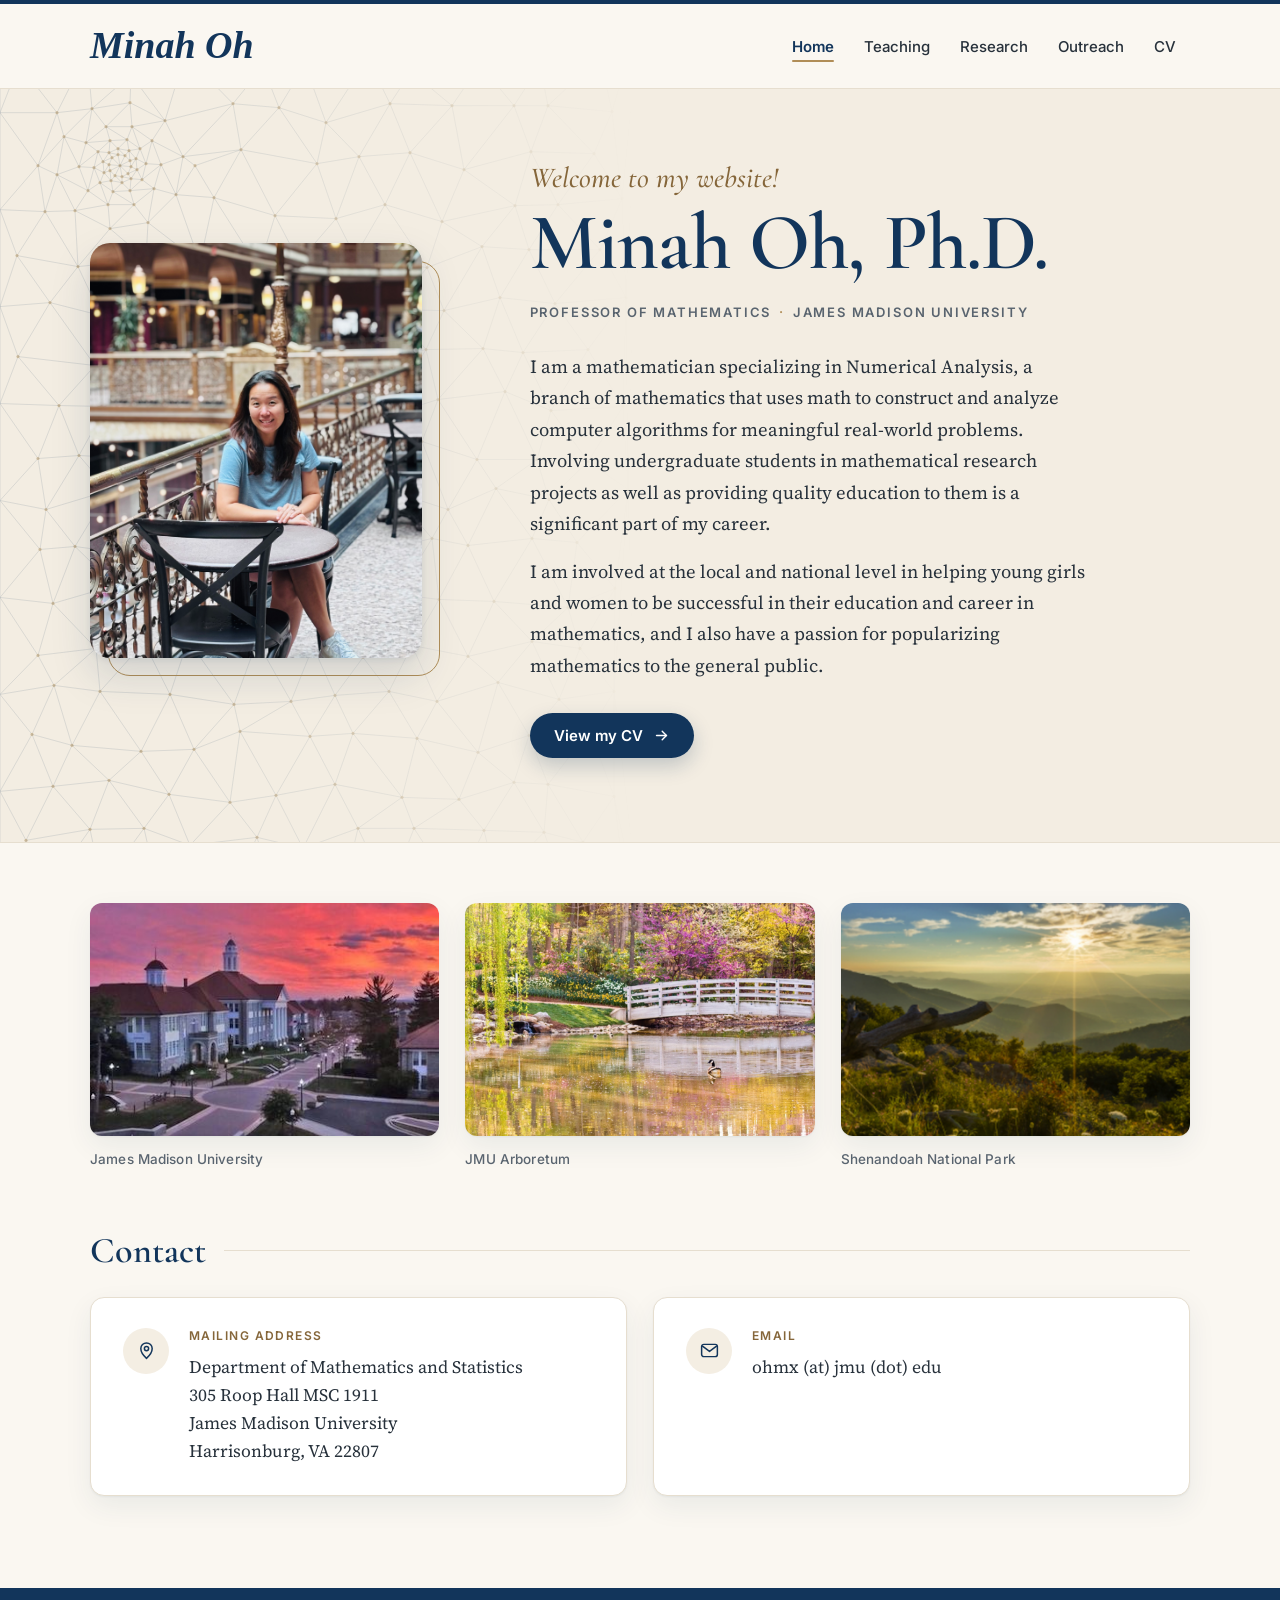
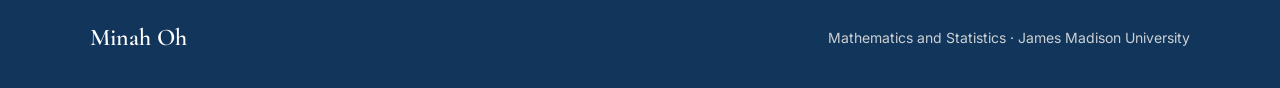
<file: index.html>
<!DOCTYPE html>
<html lang="en">
<head>
  <meta charset="utf-8">
  <meta name="viewport" content="width=device-width, initial-scale=1">
  <title>Minah Oh | Mathematics</title>
  <meta name="description" content="Minah Oh, Professor of Mathematics at James Madison University: research in numerical analysis, teaching, and outreach.">
  <meta name="theme-color" content="#12355B">
  <link rel="preconnect" href="https://fonts.googleapis.com">
  <link rel="preconnect" href="https://fonts.gstatic.com" crossorigin>
  <link rel="stylesheet" href="https://fonts.googleapis.com/css2?family=Cormorant+Garamond:ital,wght@0,600;1,500&family=Inter:wght@400..600&family=Source+Serif+4:ital,opsz,wght@0,8..60,400..700;1,8..60,400..700&display=swap">
  <link rel="stylesheet" href="style.css">
</head>
<body>
  <a class="skip-link" href="#main">Skip to content</a>

  <header class="site-header">
    <div class="wrap header-inner">
      <a class="brand" href="index.html">Minah Oh</a>
      <nav class="site-nav" aria-label="Main navigation">
        <a href="index.html" aria-current="page">Home</a>
        <a href="teaching.html">Teaching</a>
        <a href="research.html">Research</a>
        <a href="outreach.html">Outreach</a>
        <a href="cv.html">CV</a>
      </nav>
    </div>
  </header>

  <main id="main">
    <section class="band hero">
      <div class="wrap">
        <figure class="portrait">
          <img src="minah2.jpg" alt="Portrait of Minah Oh" width="3024" height="4032">
        </figure>

        <div class="intro">
          <p class="greeting">Welcome to my website!</p>
          <h1>Minah Oh, Ph.D.</h1>
          <p class="role"><span>Professor of Mathematics</span><span class="sep" aria-hidden="true">·</span><span>James Madison University</span></p>
          <p>I am a mathematician specializing in Numerical Analysis, a branch of mathematics that uses math to construct and analyze computer algorithms for meaningful real-world problems. Involving undergraduate students in mathematical research projects as well as providing quality education to them is a significant part of my career.</p>
          <p>I am involved at the local and national level in helping young girls and women to be successful in their education and career in mathematics, and I also have a passion for popularizing mathematics to the general public.</p>
          <div class="actions">
            <a class="btn" href="minahoh_cv.pdf">View my CV
              <svg viewBox="0 0 24 24" fill="none" stroke="currentColor" stroke-width="2" stroke-linecap="round" stroke-linejoin="round" aria-hidden="true"><path d="M5 12h14"/><path d="m13 6 6 6-6 6"/></svg>
            </a>
          </div>
        </div>
      </div>
    </section>

    <section class="section">
      <div class="wrap">
        <div class="gallery" role="group" aria-label="Places connected with James Madison University">
          <figure>
            <img src="jmu.jpg" alt="James Madison University" loading="lazy">
            <figcaption>James Madison University</figcaption>
          </figure>
          <figure>
            <img src="arboretum.png" alt="JMU Arboretum" loading="lazy">
            <figcaption>JMU Arboretum</figcaption>
          </figure>
          <figure>
            <img src="shenandoahNationalPark.png" alt="Shenandoah National Park" loading="lazy">
            <figcaption>Shenandoah National Park</figcaption>
          </figure>
        </div>
      </div>
    </section>

    <section class="section">
      <div class="wrap">
        <h2 class="section-title">Contact</h2>
        <div class="contact-grid">
          <div class="card contact-card">
            <span class="icon">
              <svg viewBox="0 0 24 24" fill="none" stroke="currentColor" stroke-width="1.7" stroke-linecap="round" stroke-linejoin="round" aria-hidden="true"><path d="M12 21s-6.5-5.7-6.5-11.2a6.5 6.5 0 0 1 13 0C18.5 15.3 12 21 12 21z"/><circle cx="12" cy="9.8" r="2.4"/></svg>
            </span>
            <div>
              <h3>Mailing address</h3>
              <p>Department of Mathematics and Statistics<br>
                305 Roop Hall MSC 1911<br>
                James Madison University<br>
                Harrisonburg, VA 22807</p>
            </div>
          </div>
          <div class="card contact-card">
            <span class="icon">
              <svg viewBox="0 0 24 24" fill="none" stroke="currentColor" stroke-width="1.7" stroke-linecap="round" stroke-linejoin="round" aria-hidden="true"><rect x="3" y="5" width="18" height="14" rx="2.5"/><path d="m4 7 8 6 8-6"/></svg>
            </span>
            <div>
              <h3>Email</h3>
              <p>ohmx (at) jmu (dot) edu</p>
            </div>
          </div>
        </div>
      </div>
    </section>
  </main>

  <footer class="site-footer">
    <div class="wrap footer-inner">
      <span class="footer-name">Minah Oh</span>
      <span>Mathematics and Statistics · James Madison University</span>
    </div>
  </footer>
</body>
</html>
</file>
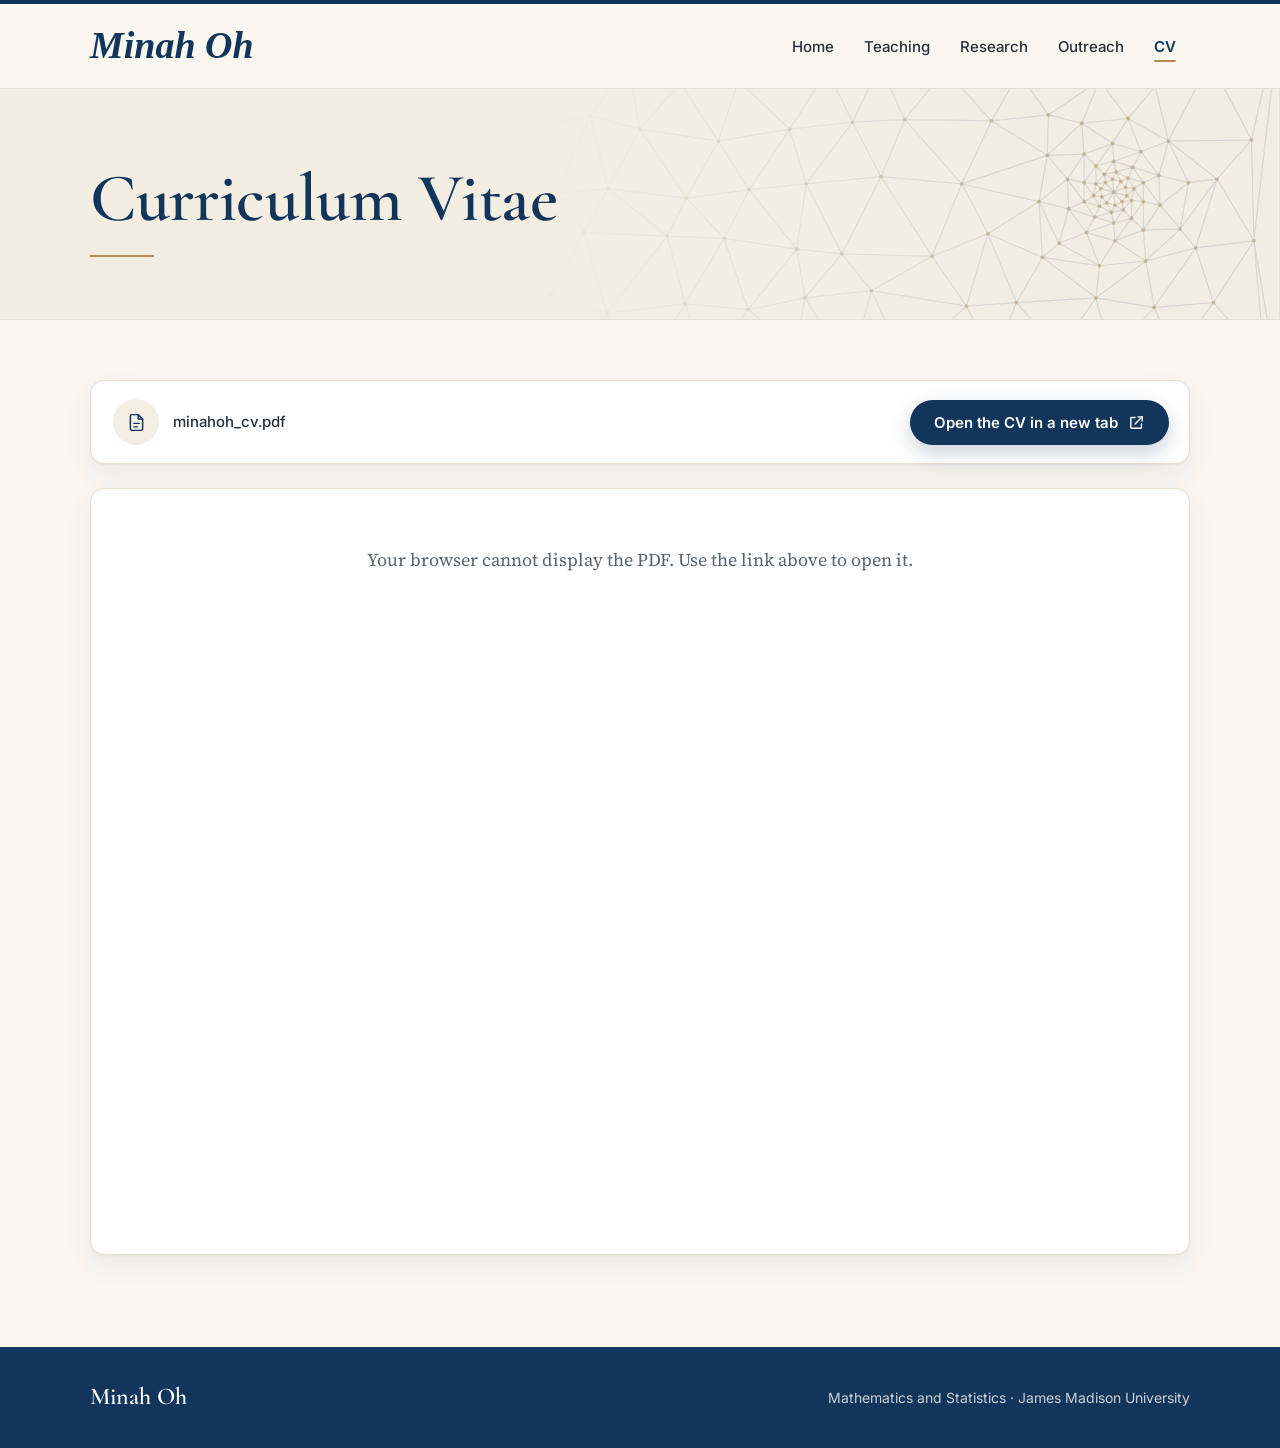
<file: cv.html>
<!DOCTYPE html>
<html lang="en">
<head>
  <meta charset="utf-8">
  <meta name="viewport" content="width=device-width, initial-scale=1">
  <title>CV | Minah Oh</title>
  <meta name="theme-color" content="#12355B">
  <link rel="preconnect" href="https://fonts.googleapis.com">
  <link rel="preconnect" href="https://fonts.gstatic.com" crossorigin>
  <link rel="stylesheet" href="https://fonts.googleapis.com/css2?family=Cormorant+Garamond:ital,wght@0,600;1,500&family=Inter:wght@400..600&family=Source+Serif+4:ital,opsz,wght@0,8..60,400..700;1,8..60,400..700&display=swap">
  <link rel="stylesheet" href="style.css">
</head>
<body>
  <a class="skip-link" href="#main">Skip to content</a>

  <header class="site-header">
    <div class="wrap header-inner">
      <a class="brand" href="index.html">Minah Oh</a>
      <nav class="site-nav" aria-label="Main navigation">
        <a href="index.html">Home</a>
        <a href="teaching.html">Teaching</a>
        <a href="research.html">Research</a>
        <a href="outreach.html">Outreach</a>
        <a href="cv.html" aria-current="page">CV</a>
      </nav>
    </div>
  </header>

  <main id="main">
    <section class="band page-head">
      <div class="wrap">
        <h1>Curriculum Vitae</h1>
      </div>
    </section>

    <section class="section">
      <div class="wrap">
        <div class="card cv-bar">
          <span class="cv-file">
            <span class="icon">
              <svg viewBox="0 0 24 24" fill="none" stroke="currentColor" stroke-width="1.7" stroke-linecap="round" stroke-linejoin="round" aria-hidden="true"><path d="M14 3H7a2 2 0 0 0-2 2v14a2 2 0 0 0 2 2h10a2 2 0 0 0 2-2V8z"/><path d="M14 3v5h5"/><path d="M9 13h6"/><path d="M9 17h4"/></svg>
            </span>
            minahoh_cv.pdf
          </span>
          <a class="btn" href="minahoh_cv.pdf" target="_blank">Open the CV in a new tab
            <svg viewBox="0 0 24 24" fill="none" stroke="currentColor" stroke-width="2" stroke-linecap="round" stroke-linejoin="round" aria-hidden="true"><path d="M14 4h6v6"/><path d="M20 4 10 14"/><path d="M19 14v5a1 1 0 0 1-1 1H5a1 1 0 0 1-1-1V6a1 1 0 0 1 1-1h5"/></svg>
          </a>
        </div>

        <div class="card pdf-frame">
          <object data="minahoh_cv.pdf" type="application/pdf">
            <p>Your browser cannot display the PDF. Use the link above to open it.</p>
          </object>
        </div>
      </div>
    </section>
  </main>

  <footer class="site-footer">
    <div class="wrap footer-inner">
      <span class="footer-name">Minah Oh</span>
      <span>Mathematics and Statistics · James Madison University</span>
    </div>
  </footer>
</body>
</html>
</file>
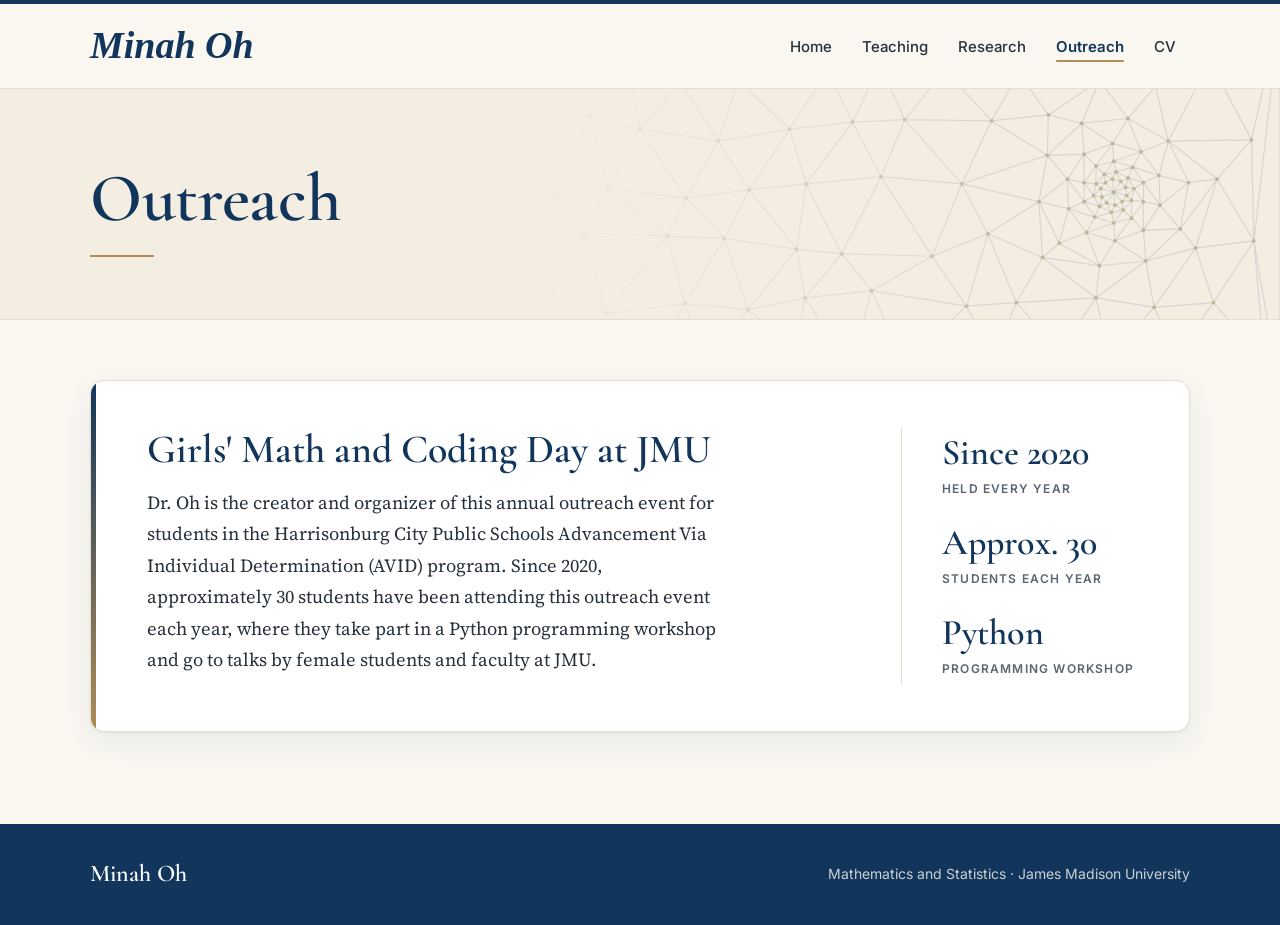
<file: outreach.html>
<!DOCTYPE html>
<html lang="en">
<head>
  <meta charset="utf-8">
  <meta name="viewport" content="width=device-width, initial-scale=1">
  <title>Outreach | Minah Oh</title>
  <meta name="theme-color" content="#12355B">
  <link rel="preconnect" href="https://fonts.googleapis.com">
  <link rel="preconnect" href="https://fonts.gstatic.com" crossorigin>
  <link rel="stylesheet" href="https://fonts.googleapis.com/css2?family=Cormorant+Garamond:ital,wght@0,600;1,500&family=Inter:wght@400..600&family=Source+Serif+4:ital,opsz,wght@0,8..60,400..700;1,8..60,400..700&display=swap">
  <link rel="stylesheet" href="style.css">
</head>
<body>
  <a class="skip-link" href="#main">Skip to content</a>

  <header class="site-header">
    <div class="wrap header-inner">
      <a class="brand" href="index.html">Minah Oh</a>
      <nav class="site-nav" aria-label="Main navigation">
        <a href="index.html">Home</a>
        <a href="teaching.html">Teaching</a>
        <a href="research.html">Research</a>
        <a href="outreach.html" aria-current="page">Outreach</a>
        <a href="cv.html">CV</a>
      </nav>
    </div>
  </header>

  <main id="main">
    <section class="band page-head">
      <div class="wrap">
        <h1>Outreach</h1>
      </div>
    </section>

    <section class="section">
      <div class="wrap">
        <article class="card feature">
          <h2>Girls' Math and Coding Day at JMU</h2>
          <p>Dr. Oh is the creator and organizer of this annual outreach event for students in the Harrisonburg City Public Schools Advancement Via Individual Determination (AVID) program. Since 2020, approximately 30 students have been attending this outreach event each year, where they take part in a Python programming workshop and go to talks by female students and faculty at JMU.</p>
          <ul class="facts">
            <li><span class="fact-value">Since 2020</span><span class="fact-label">Held every year</span></li>
            <li><span class="fact-value">Approx. 30</span><span class="fact-label">Students each year</span></li>
            <li><span class="fact-value">Python</span><span class="fact-label">Programming workshop</span></li>
          </ul>
        </article>
      </div>
    </section>
  </main>

  <footer class="site-footer">
    <div class="wrap footer-inner">
      <span class="footer-name">Minah Oh</span>
      <span>Mathematics and Statistics · James Madison University</span>
    </div>
  </footer>
</body>
</html>
</file>
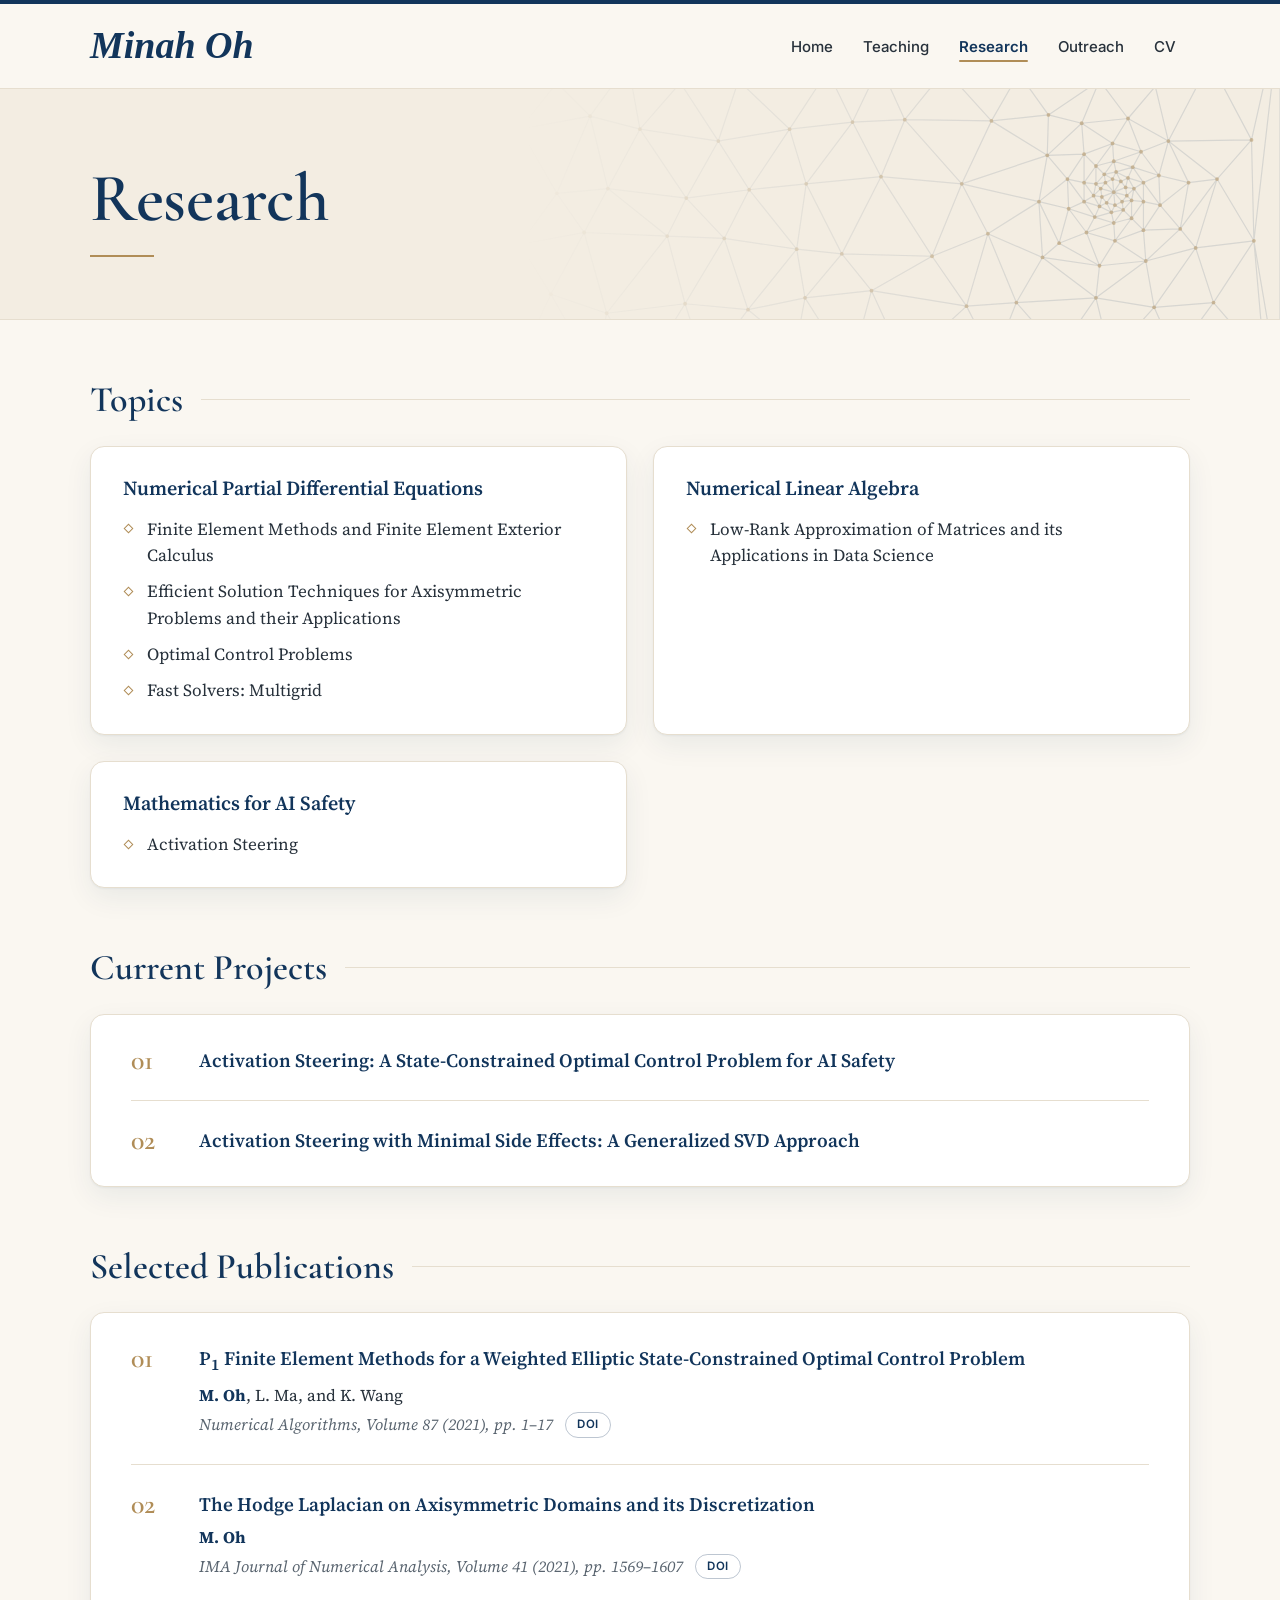
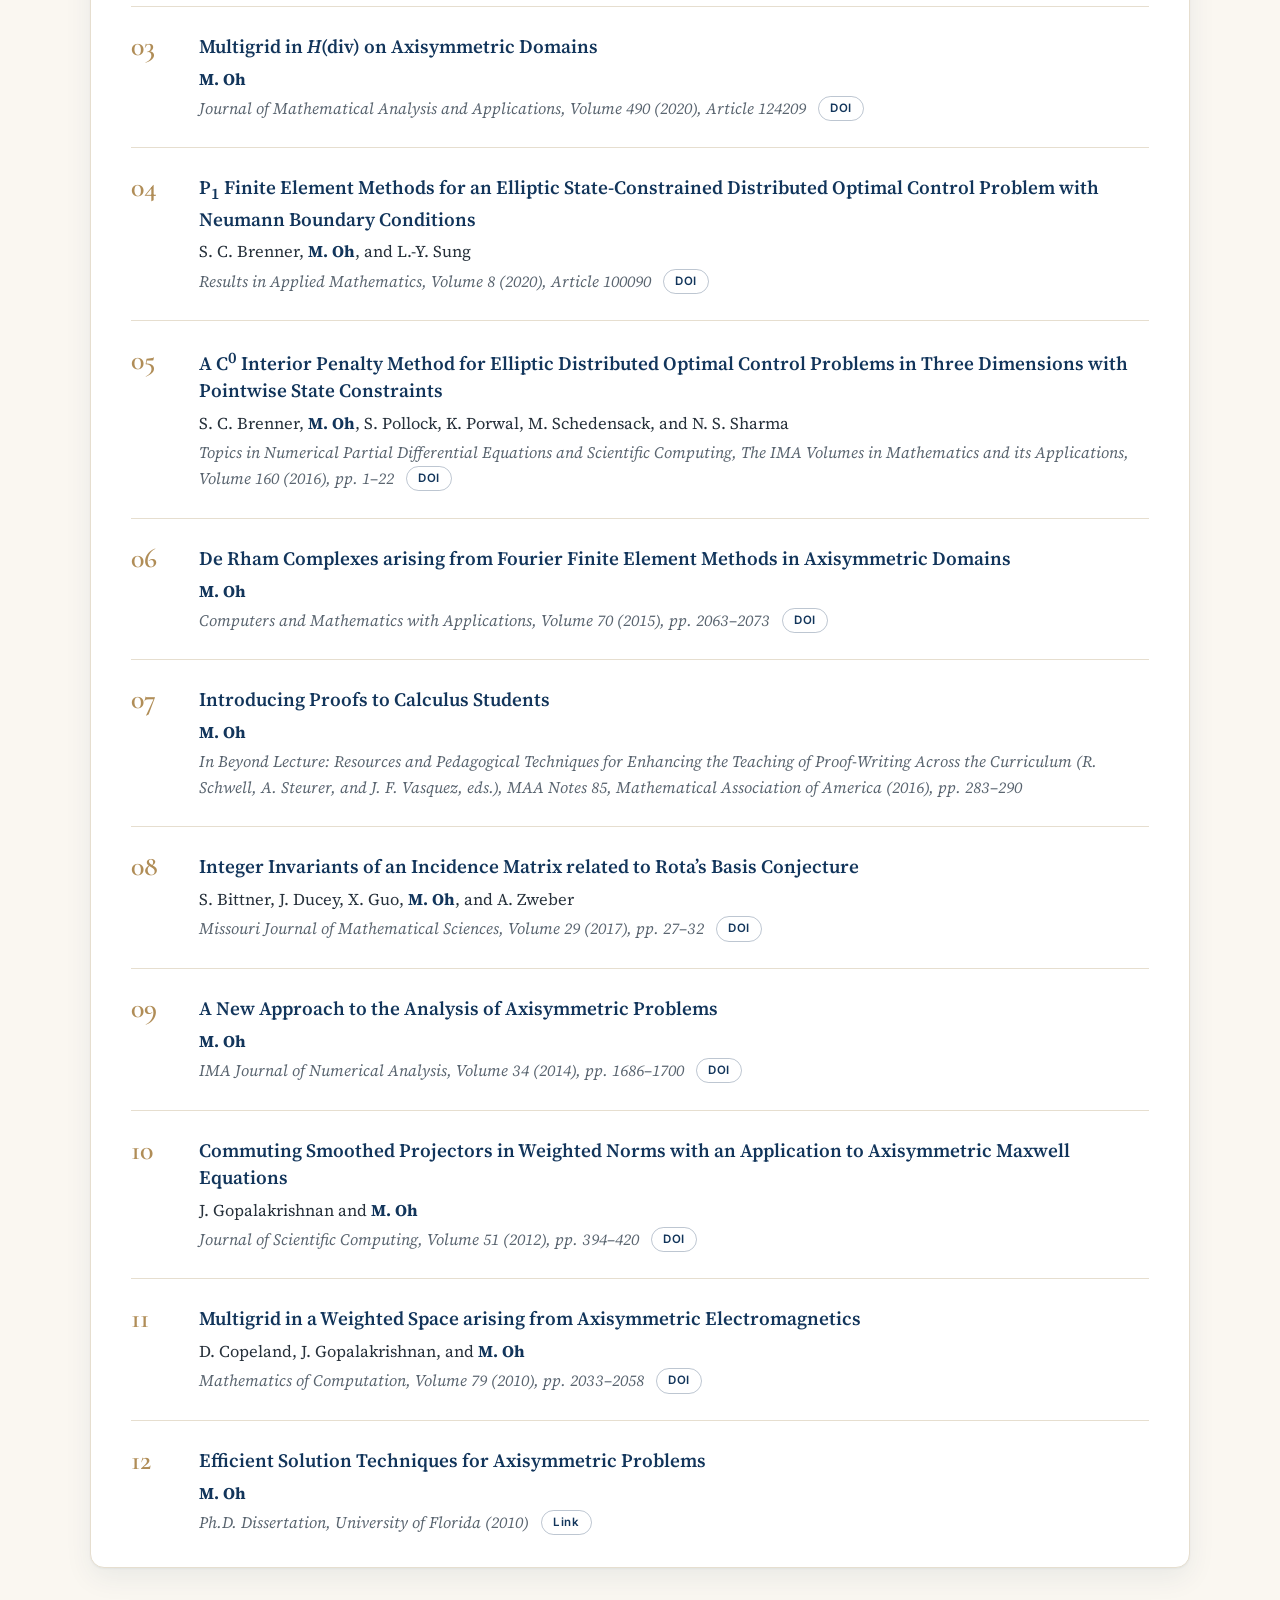
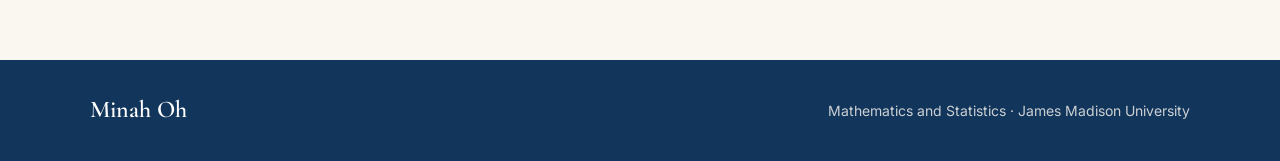
<file: research.html>
<!DOCTYPE html>
<html lang="en">
<head>
  <meta charset="utf-8">
  <meta name="viewport" content="width=device-width, initial-scale=1">
  <title>Research | Minah Oh</title>
  <meta name="theme-color" content="#12355B">
  <link rel="preconnect" href="https://fonts.googleapis.com">
  <link rel="preconnect" href="https://fonts.gstatic.com" crossorigin>
  <link rel="stylesheet" href="https://fonts.googleapis.com/css2?family=Cormorant+Garamond:ital,wght@0,600;1,500&family=Inter:wght@400..600&family=Source+Serif+4:ital,opsz,wght@0,8..60,400..700;1,8..60,400..700&display=swap">
  <link rel="stylesheet" href="style.css">
</head>
<body>
  <a class="skip-link" href="#main">Skip to content</a>

  <header class="site-header">
    <div class="wrap header-inner">
      <a class="brand" href="index.html">Minah Oh</a>
      <nav class="site-nav" aria-label="Main navigation">
        <a href="index.html">Home</a>
        <a href="teaching.html">Teaching</a>
        <a href="research.html" aria-current="page">Research</a>
        <a href="outreach.html">Outreach</a>
        <a href="cv.html">CV</a>
      </nav>
    </div>
  </header>

  <main id="main">
    <section class="band page-head">
      <div class="wrap">
        <h1>Research</h1>
      </div>
    </section>

    <section class="section">
      <div class="wrap">
        <h2 class="section-title">Topics</h2>
        <div class="topic-grid">
          <article class="card topic-card">
            <h3>Numerical Partial Differential Equations</h3>
            <ul class="topic-list">
              <li>Finite Element Methods and Finite Element Exterior Calculus</li>
              <li>Efficient Solution Techniques for Axisymmetric Problems and their Applications</li>
              <li>Optimal Control Problems</li>
              <li>Fast Solvers: Multigrid</li>
            </ul>
          </article>
          <article class="card topic-card">
            <h3>Numerical Linear Algebra</h3>
            <ul class="topic-list">
              <li>Low-Rank Approximation of Matrices and its Applications in Data Science</li>
            </ul>
          </article>
          <article class="card topic-card">
            <h3>Mathematics for AI Safety</h3>
            <ul class="topic-list">
              <li>Activation Steering</li>
            </ul>
          </article>
        </div>
      </div>
    </section>

    <section class="section">
      <div class="wrap">
        <h2 class="section-title">Current Projects</h2>
        <div class="card pub-card">
          <ol class="pub-list">
            <li class="pub">
              <div class="pub-title">Activation Steering: A State-Constrained Optimal Control Problem for AI Safety</div>
            </li>
            <li class="pub">
              <div class="pub-title">Activation Steering with Minimal Side Effects: A Generalized SVD Approach</div>
            </li>
          </ol>
        </div>
      </div>
    </section>

    <section class="section">
      <div class="wrap">
        <h2 class="section-title">Selected Publications</h2>
        <div class="card pub-card">
          <ol class="pub-list">
            <li class="pub">
              <div class="pub-title">P<sub>1</sub> Finite Element Methods for a Weighted Elliptic State-Constrained Optimal Control Problem</div>
              <div class="pub-authors"><strong>M. Oh</strong>, L. Ma, and K. Wang</div>
              <div class="pub-venue">Numerical Algorithms, Volume 87 (2021), pp. 1–17 <a class="pub-link" href="https://doi.org/10.1007/s11075-020-00955-0">DOI</a></div>
            </li>
            <li class="pub">
              <div class="pub-title">The Hodge Laplacian on Axisymmetric Domains and its Discretization</div>
              <div class="pub-authors"><strong>M. Oh</strong></div>
              <div class="pub-venue">IMA Journal of Numerical Analysis, Volume 41 (2021), pp. 1569–1607 <a class="pub-link" href="https://doi.org/10.1093/imanum/draa048">DOI</a></div>
            </li>
            <li class="pub">
              <div class="pub-title">Multigrid in <i>H</i>(div) on Axisymmetric Domains</div>
              <div class="pub-authors"><strong>M. Oh</strong></div>
              <div class="pub-venue">Journal of Mathematical Analysis and Applications, Volume 490 (2020), Article 124209 <a class="pub-link" href="https://doi.org/10.1016/j.jmaa.2020.124209">DOI</a></div>
            </li>
            <li class="pub">
              <div class="pub-title">P<sub>1</sub> Finite Element Methods for an Elliptic State-Constrained Distributed Optimal Control Problem with Neumann Boundary Conditions</div>
              <div class="pub-authors">S. C. Brenner, <strong>M. Oh</strong>, and L.-Y. Sung</div>
              <div class="pub-venue">Results in Applied Mathematics, Volume 8 (2020), Article 100090 <a class="pub-link" href="https://doi.org/10.1016/j.rinam.2019.100090">DOI</a></div>
            </li>
            <li class="pub">
              <div class="pub-title">A C<sup>0</sup> Interior Penalty Method for Elliptic Distributed Optimal Control Problems in Three Dimensions with Pointwise State Constraints</div>
              <div class="pub-authors">S. C. Brenner, <strong>M. Oh</strong>, S. Pollock, K. Porwal, M. Schedensack, and N. S. Sharma</div>
              <div class="pub-venue">Topics in Numerical Partial Differential Equations and Scientific Computing, The IMA Volumes in Mathematics and its Applications, Volume 160 (2016), pp. 1–22 <a class="pub-link" href="https://doi.org/10.1007/978-1-4939-6399-7_1">DOI</a></div>
            </li>
            <li class="pub">
              <div class="pub-title">De Rham Complexes arising from Fourier Finite Element Methods in Axisymmetric Domains</div>
              <div class="pub-authors"><strong>M. Oh</strong></div>
              <div class="pub-venue">Computers and Mathematics with Applications, Volume 70 (2015), pp. 2063–2073 <a class="pub-link" href="https://doi.org/10.1016/j.camwa.2015.08.020">DOI</a></div>
            </li>
            <li class="pub">
              <div class="pub-title">Introducing Proofs to Calculus Students</div>
              <div class="pub-authors"><strong>M. Oh</strong></div>
              <div class="pub-venue">In Beyond Lecture: Resources and Pedagogical Techniques for Enhancing the Teaching of Proof-Writing Across the Curriculum (R. Schwell, A. Steurer, and J. F. Vasquez, eds.), MAA Notes 85, Mathematical Association of America (2016), pp. 283–290</div>
            </li>
            <li class="pub">
              <div class="pub-title">Integer Invariants of an Incidence Matrix related to Rota’s Basis Conjecture</div>
              <div class="pub-authors">S. Bittner, J. Ducey, X. Guo, <strong>M. Oh</strong>, and A. Zweber</div>
              <div class="pub-venue">Missouri Journal of Mathematical Sciences, Volume 29 (2017), pp. 27–32 <a class="pub-link" href="https://doi.org/10.35834/mjms/1488423699">DOI</a></div>
            </li>
            <li class="pub">
              <div class="pub-title">A New Approach to the Analysis of Axisymmetric Problems</div>
              <div class="pub-authors"><strong>M. Oh</strong></div>
              <div class="pub-venue">IMA Journal of Numerical Analysis, Volume 34 (2014), pp. 1686–1700 <a class="pub-link" href="https://doi.org/10.1093/imanum/drt054">DOI</a></div>
            </li>
            <li class="pub">
              <div class="pub-title">Commuting Smoothed Projectors in Weighted Norms with an Application to Axisymmetric Maxwell Equations</div>
              <div class="pub-authors">J. Gopalakrishnan and <strong>M. Oh</strong></div>
              <div class="pub-venue">Journal of Scientific Computing, Volume 51 (2012), pp. 394–420 <a class="pub-link" href="https://doi.org/10.1007/s10915-011-9513-3">DOI</a></div>
            </li>
            <li class="pub">
              <div class="pub-title">Multigrid in a Weighted Space arising from Axisymmetric Electromagnetics</div>
              <div class="pub-authors">D. Copeland, J. Gopalakrishnan, and <strong>M. Oh</strong></div>
              <div class="pub-venue">Mathematics of Computation, Volume 79 (2010), pp. 2033–2058 <a class="pub-link" href="https://doi.org/10.1090/S0025-5718-2010-02384-1">DOI</a></div>
            </li>
            <li class="pub">
              <div class="pub-title">Efficient Solution Techniques for Axisymmetric Problems</div>
              <div class="pub-authors"><strong>M. Oh</strong></div>
              <div class="pub-venue">Ph.D. Dissertation, University of Florida (2010) <a class="pub-link" href="http://purl.fcla.edu/fcla/etd/UFE0041576">Link</a></div>
            </li>
          </ol>
        </div>
      </div>
    </section>
  </main>

  <footer class="site-footer">
    <div class="wrap footer-inner">
      <span class="footer-name">Minah Oh</span>
      <span>Mathematics and Statistics · James Madison University</span>
    </div>
  </footer>
</body>
</html>
</file>
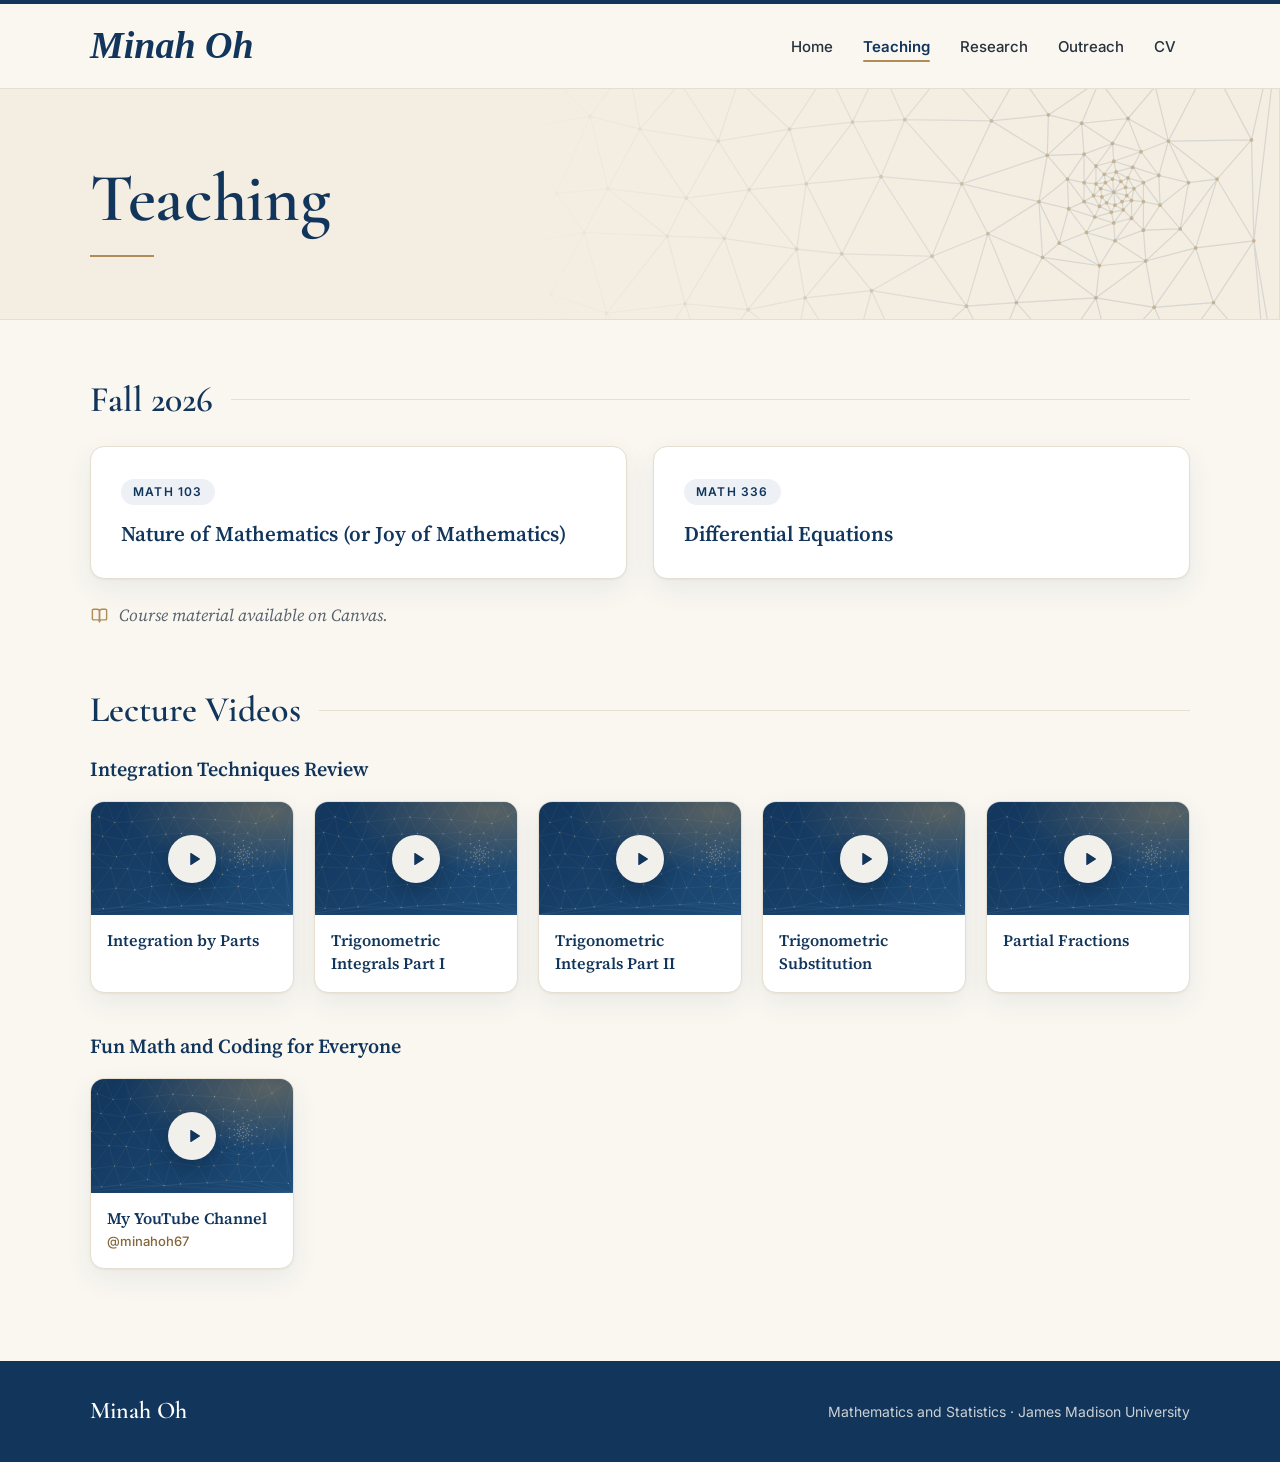
<file: teaching.html>
<!DOCTYPE html>
<html lang="en">
<head>
  <meta charset="utf-8">
  <meta name="viewport" content="width=device-width, initial-scale=1">
  <title>Teaching | Minah Oh</title>
  <meta name="theme-color" content="#12355B">
  <link rel="preconnect" href="https://fonts.googleapis.com">
  <link rel="preconnect" href="https://fonts.gstatic.com" crossorigin>
  <link rel="stylesheet" href="https://fonts.googleapis.com/css2?family=Cormorant+Garamond:ital,wght@0,600;1,500&family=Inter:wght@400..600&family=Source+Serif+4:ital,opsz,wght@0,8..60,400..700;1,8..60,400..700&display=swap">
  <link rel="stylesheet" href="style.css">
</head>
<body>
  <a class="skip-link" href="#main">Skip to content</a>

  <header class="site-header">
    <div class="wrap header-inner">
      <a class="brand" href="index.html">Minah Oh</a>
      <nav class="site-nav" aria-label="Main navigation">
        <a href="index.html">Home</a>
        <a href="teaching.html" aria-current="page">Teaching</a>
        <a href="research.html">Research</a>
        <a href="outreach.html">Outreach</a>
        <a href="cv.html">CV</a>
      </nav>
    </div>
  </header>

  <main id="main">
    <section class="band page-head">
      <div class="wrap">
        <h1>Teaching</h1>
      </div>
    </section>

    <section class="section">
      <div class="wrap">
        <h2 class="section-title">Fall 2026</h2>
        <div class="course-grid">
          <article class="card course-card">
            <span class="course-code">MATH 103</span>
            <h3>Nature of Mathematics (or Joy of Mathematics)</h3>
          </article>
          <article class="card course-card">
            <span class="course-code">MATH 336</span>
            <h3>Differential Equations</h3>
          </article>
        </div>
        <p class="note">
          <svg viewBox="0 0 24 24" fill="none" stroke="currentColor" stroke-width="1.8" stroke-linecap="round" stroke-linejoin="round" aria-hidden="true"><path d="M3 5.5A1.5 1.5 0 0 1 4.5 4H9a3 3 0 0 1 3 3v13a2.5 2.5 0 0 0-2.5-2.5h-5A1.5 1.5 0 0 1 3 16z"/><path d="M21 5.5A1.5 1.5 0 0 0 19.5 4H15a3 3 0 0 0-3 3v13a2.5 2.5 0 0 1 2.5-2.5h5a1.5 1.5 0 0 0 1.5-1.5z"/></svg>
          Course material available on Canvas.
        </p>
      </div>
    </section>

    <section class="section">
      <div class="wrap">
        <h2 class="section-title">Lecture Videos</h2>

        <h3 class="subsection-title">Integration Techniques Review</h3>
        <div class="video-grid">
          <a class="card video-card" href="https://drive.google.com/file/d/1P4WfZ_p6KVzXuz-PdgEGtWDxcI554IM6/view?usp=sharing">
            <span class="video-thumb"><span class="play"><svg viewBox="0 0 24 24" aria-hidden="true"><path d="M7 4.8v14.4a.8.8 0 0 0 1.2.7l11.4-7.2a.8.8 0 0 0 0-1.4L8.2 4.1A.8.8 0 0 0 7 4.8z"/></svg></span></span>
            <span class="video-title">Integration by Parts</span>
          </a>
          <a class="card video-card" href="https://drive.google.com/file/d/1V457TIW6vTsgyLSZKU2F2GJOT9fd08j7/view?usp=sharing">
            <span class="video-thumb"><span class="play"><svg viewBox="0 0 24 24" aria-hidden="true"><path d="M7 4.8v14.4a.8.8 0 0 0 1.2.7l11.4-7.2a.8.8 0 0 0 0-1.4L8.2 4.1A.8.8 0 0 0 7 4.8z"/></svg></span></span>
            <span class="video-title">Trigonometric Integrals Part I</span>
          </a>
          <a class="card video-card" href="https://drive.google.com/file/d/116K19EDcodppFV81mv7KE8S2cHEOxjsN/view?usp=sharing">
            <span class="video-thumb"><span class="play"><svg viewBox="0 0 24 24" aria-hidden="true"><path d="M7 4.8v14.4a.8.8 0 0 0 1.2.7l11.4-7.2a.8.8 0 0 0 0-1.4L8.2 4.1A.8.8 0 0 0 7 4.8z"/></svg></span></span>
            <span class="video-title">Trigonometric Integrals Part II</span>
          </a>
          <a class="card video-card" href="https://drive.google.com/file/d/17Yg2TkYMF9GsPVejx9Dx8-GQ967JRJR7/view?usp=sharing">
            <span class="video-thumb"><span class="play"><svg viewBox="0 0 24 24" aria-hidden="true"><path d="M7 4.8v14.4a.8.8 0 0 0 1.2.7l11.4-7.2a.8.8 0 0 0 0-1.4L8.2 4.1A.8.8 0 0 0 7 4.8z"/></svg></span></span>
            <span class="video-title">Trigonometric Substitution</span>
          </a>
          <a class="card video-card" href="https://drive.google.com/file/d/1iX8HhEO2YMpWfI0HcG1vU47FRRp65cXI/view?usp=sharing">
            <span class="video-thumb"><span class="play"><svg viewBox="0 0 24 24" aria-hidden="true"><path d="M7 4.8v14.4a.8.8 0 0 0 1.2.7l11.4-7.2a.8.8 0 0 0 0-1.4L8.2 4.1A.8.8 0 0 0 7 4.8z"/></svg></span></span>
            <span class="video-title">Partial Fractions</span>
          </a>
        </div>

        <h3 class="subsection-title">Fun Math and Coding for Everyone</h3>
        <div class="video-grid">
          <a class="card video-card" href="https://www.youtube.com/@minahoh67">
            <span class="video-thumb"><span class="play"><svg viewBox="0 0 24 24" aria-hidden="true"><path d="M7 4.8v14.4a.8.8 0 0 0 1.2.7l11.4-7.2a.8.8 0 0 0 0-1.4L8.2 4.1A.8.8 0 0 0 7 4.8z"/></svg></span></span>
            <span class="video-title">My YouTube Channel<span class="video-sub">@minahoh67</span></span>
          </a>
        </div>
      </div>
    </section>
  </main>

  <footer class="site-footer">
    <div class="wrap footer-inner">
      <span class="footer-name">Minah Oh</span>
      <span>Mathematics and Statistics · James Madison University</span>
    </div>
  </footer>
</body>
</html>
</file>
<file: style.css>
/* ==============================================================
   Minah Oh · Mathematics — shared stylesheet
   Used by index, teaching, research, outreach and cv pages.
   Colors, fonts and sizes are defined once in :root below.
   ============================================================== */

:root {
  /* Colors */
  --ivory: #FAF7F1;       /* page background */
  --wash: #F3EDE2;        /* banded page headers */
  --paper: #FFFFFF;       /* cards */
  --navy: #12355B;        /* headings, links, buttons */
  --navy-deep: #0B2440;   /* hover state */
  --ink: #27313B;         /* body text */
  --muted: #59646F;       /* secondary text */
  --gold: #B08D57;        /* accents and rules */
  --gold-ink: #85663A;    /* gold for small text */
  --line: #E6DECF;        /* hairlines and borders */

  /* Fonts (loaded from Google Fonts in each page's <head>) */
  --font-display: "Cormorant Garamond", Garamond, "Times New Roman", serif;
  --font-text: "Source Serif 4", Georgia, "Times New Roman", serif;
  --font-ui: "Inter", "Helvetica Neue", Arial, sans-serif;

  /* Layout */
  --wrap: 1100px;
  --gutter: clamp(20px, 4vw, 40px);
  --radius: 14px;
  --shadow: 0 1px 2px rgba(18, 53, 91, 0.05), 0 10px 28px rgba(18, 53, 91, 0.07);
  --shadow-lift: 0 2px 6px rgba(18, 53, 91, 0.08), 0 18px 40px rgba(18, 53, 91, 0.15);
}

/* ---------- Base ---------- */

*,
*::before,
*::after { box-sizing: border-box; }

html {
  -webkit-text-size-adjust: 100%;
  text-size-adjust: 100%;
}

body {
  margin: 0;
  min-height: 100vh;
  display: flex;
  flex-direction: column;
  background: var(--ivory);
  color: var(--ink);
  font-family: var(--font-text);
  font-size: 18px;
  line-height: 1.7;
  -webkit-font-smoothing: antialiased;
  -moz-osx-font-smoothing: grayscale;
}

main { flex: 1 0 auto; }

img {
  display: block;
  max-width: 100%;
  height: auto;
}

a {
  color: var(--navy);
  text-decoration-thickness: 1px;
  text-underline-offset: 0.18em;
}

a:hover { color: var(--navy-deep); }

:focus-visible {
  outline: 2px solid var(--gold);
  outline-offset: 3px;
}

h1, h2, h3 { color: var(--navy); }

.wrap {
  width: min(var(--wrap), calc(100% - 2 * var(--gutter)));
  margin-inline: auto;
}

.skip-link {
  position: absolute;
  top: -60px;
  left: 12px;
  z-index: 10;
  padding: 10px 16px;
  border-radius: 8px;
  background: var(--navy);
  color: #fff;
  font-family: var(--font-ui);
  font-size: 14px;
  text-decoration: none;
}

.skip-link:focus {
  top: 12px;
  color: #fff;
}

/* ---------- Header and navigation ---------- */

.site-header {
  border-top: 4px solid var(--navy);
  border-bottom: 1px solid var(--line);
  background: var(--ivory);
}

.header-inner {
  display: flex;
  align-items: center;
  justify-content: space-between;
  gap: 24px;
  min-height: 84px;
}

/* The name keeps the script font from the original site */
.brand {
  color: var(--navy);
  font-family: "Apple Chancery", "Brush Script MT", cursive;
  font-size: 38px;
  font-style: italic;
  font-weight: bold;
  line-height: 1.1;
  text-decoration: none;
  white-space: nowrap;
}

.brand:hover { color: var(--navy-deep); }

.site-nav {
  display: flex;
  gap: 2px;
}

.site-nav a {
  position: relative;
  padding: 11px 14px;
  border-radius: 8px;
  color: var(--ink);
  font-family: var(--font-ui);
  font-size: 15px;
  font-weight: 500;
  line-height: 1;
  text-decoration: none;
  transition: color 0.2s ease, background-color 0.2s ease;
}

.site-nav a::after {
  content: "";
  position: absolute;
  right: 14px;
  bottom: 3px;
  left: 14px;
  height: 2px;
  border-radius: 2px;
  background: var(--gold);
  transform: scaleX(0);
  transition: transform 0.25s ease;
}

.site-nav a:hover {
  background: rgba(18, 53, 91, 0.05);
  color: var(--navy);
}

.site-nav a:hover::after,
.site-nav a[aria-current="page"]::after { transform: scaleX(1); }

.site-nav a[aria-current="page"] {
  color: var(--navy);
  font-weight: 600;
}

/* ---------- Banded headers (home hero and page titles) ---------- */

.band {
  position: relative;
  overflow: hidden;
  border-bottom: 1px solid var(--line);
  background: var(--wash);
}

/* Faint finite-element mesh drawn on the right side of each band */
.band::before {
  content: "";
  position: absolute;
  top: 0;
  right: 0;
  bottom: 0;
  width: min(760px, 68%);
  background: var(--mesh-light) right center / cover no-repeat;
  -webkit-mask-image: linear-gradient(to left, #000 30%, transparent);
  mask-image: linear-gradient(to left, #000 30%, transparent);
  pointer-events: none;
}

/* On the home page the mesh sits on the left, behind the portrait */
.hero::before {
  right: auto;
  left: 0;
  width: min(640px, 50%);
  background: var(--mesh-hero) left center / cover no-repeat;
  -webkit-mask-image: linear-gradient(to right, #000 30%, transparent);
  mask-image: linear-gradient(to right, #000 30%, transparent);
}

.band > .wrap { position: relative; }

.page-head .wrap { padding: 76px 0 62px; }

.page-head h1 {
  margin: 0;
  font-family: var(--font-display);
  font-size: clamp(46px, 6vw, 68px);
  font-weight: 600;
  line-height: 1;
  letter-spacing: -0.005em;
}

.page-head h1::after {
  content: "";
  display: block;
  width: 64px;
  height: 2px;
  margin-top: 22px;
  background: var(--gold);
}

/* ---------- Sections and shared pieces ---------- */

.section { padding-top: 60px; }

main > .section:last-child { padding-bottom: 92px; }

.section-title {
  display: flex;
  align-items: center;
  gap: 18px;
  margin: 0 0 26px;
  font-family: var(--font-display);
  font-size: 36px;
  font-weight: 600;
  line-height: 1.1;
}

.section-title::after {
  content: "";
  flex: 1;
  height: 1px;
  background: var(--line);
}

.subsection-title {
  margin: 40px 0 18px;
  font-size: 20px;
  font-weight: 600;
  line-height: 1.35;
}

.section-title + .subsection-title { margin-top: 0; }

.card {
  border: 1px solid var(--line);
  border-radius: var(--radius);
  background: var(--paper);
  box-shadow: var(--shadow);
}

.btn {
  display: inline-flex;
  align-items: center;
  gap: 10px;
  padding: 14px 24px;
  border-radius: 999px;
  background: var(--navy);
  box-shadow: 0 8px 20px rgba(18, 53, 91, 0.22);
  color: #fff;
  font-family: var(--font-ui);
  font-size: 15px;
  font-weight: 600;
  line-height: 1;
  text-decoration: none;
  transition: background-color 0.2s ease, transform 0.2s ease, box-shadow 0.2s ease;
}

.btn:hover {
  background: var(--navy-deep);
  box-shadow: 0 12px 26px rgba(18, 53, 91, 0.28);
  color: #fff;
  transform: translateY(-1px);
}

.btn svg {
  flex: none;
  width: 17px;
  height: 17px;
}

.icon {
  display: grid;
  flex: none;
  place-items: center;
  width: 46px;
  height: 46px;
  border-radius: 50%;
  background: #F4EEE3;
  color: var(--navy);
}

.icon svg {
  width: 21px;
  height: 21px;
}

/* ---------- Home ---------- */

.hero .wrap {
  display: grid;
  grid-template-columns: minmax(240px, 350px) 1fr;
  align-items: center;
  gap: clamp(44px, 7vw, 92px);
  padding: 72px 0 84px;
}

.portrait {
  position: relative;
  margin: 0 18px 18px 0;
}

.portrait::before {
  content: "";
  position: absolute;
  inset: 18px -18px -18px 18px;
  border: 1.5px solid var(--gold);
  border-radius: 22px;
}

.portrait img {
  position: relative;
  width: 100%;
  aspect-ratio: 4 / 5;
  object-fit: cover;
  object-position: 50% 62%;
  border-radius: 20px;
  background: var(--line);
  box-shadow: var(--shadow-lift);
}

.greeting {
  margin: 0 0 8px;
  color: var(--gold-ink);
  font-family: var(--font-display);
  font-size: 29px;
  font-style: italic;
  font-weight: 500;
  line-height: 1.2;
}

.hero h1 {
  margin: 0;
  font-family: var(--font-display);
  font-size: clamp(50px, 6.4vw, 80px);
  font-weight: 600;
  line-height: 0.98;
  letter-spacing: -0.01em;
}

.role {
  margin: 20px 0 28px;
  color: var(--muted);
  font-family: var(--font-ui);
  font-size: 13px;
  font-weight: 600;
  line-height: 1.6;
  letter-spacing: 0.14em;
  text-transform: uppercase;
}

.role .sep {
  margin: 0 0.6em;
  color: var(--gold);
}

.intro > p:not(.greeting):not(.role) {
  max-width: 62ch;
  margin: 0 0 16px;
  font-size: 18.5px;
}

.actions {
  display: flex;
  flex-wrap: wrap;
  gap: 12px;
  margin-top: 32px;
}

.gallery {
  display: grid;
  grid-template-columns: repeat(3, 1fr);
  gap: 26px;
}

.gallery figure { margin: 0; }

.gallery img {
  width: 100%;
  aspect-ratio: 3 / 2;
  object-fit: cover;
  border-radius: 12px;
  box-shadow: var(--shadow);
}

.gallery figcaption {
  margin-top: 12px;
  color: var(--muted);
  font-family: var(--font-ui);
  font-size: 13.5px;
  font-weight: 500;
  letter-spacing: 0.01em;
}

.contact-grid {
  display: grid;
  grid-template-columns: repeat(2, 1fr);
  gap: 26px;
}

.contact-card {
  display: flex;
  align-items: flex-start;
  gap: 20px;
  padding: 30px 32px;
}

.contact-card h3,
.label {
  margin: 0 0 8px;
  color: var(--gold-ink);
  font-family: var(--font-ui);
  font-size: 12px;
  font-weight: 600;
  line-height: 1.4;
  letter-spacing: 0.12em;
  text-transform: uppercase;
}

.contact-card p {
  margin: 0;
  font-size: 17.5px;
  line-height: 1.6;
}

/* ---------- Teaching ---------- */

.course-grid {
  display: grid;
  grid-template-columns: repeat(2, 1fr);
  gap: 26px;
}

.course-card { padding: 28px 30px 30px; }

.course-code {
  display: inline-block;
  margin-bottom: 14px;
  padding: 6px 12px;
  border-radius: 999px;
  background: #EDF1F6;
  color: var(--navy);
  font-family: var(--font-ui);
  font-size: 12px;
  font-weight: 600;
  line-height: 1.2;
  letter-spacing: 0.1em;
  text-transform: uppercase;
}

.course-card h3 {
  margin: 0;
  font-size: 21px;
  font-weight: 600;
  line-height: 1.4;
}

.note {
  display: flex;
  align-items: center;
  gap: 10px;
  margin: 22px 0 0;
  color: var(--muted);
  font-size: 17px;
  font-style: italic;
}

.note svg {
  flex: none;
  width: 19px;
  height: 19px;
  color: var(--gold);
}

.video-grid {
  display: grid;
  grid-template-columns: repeat(5, minmax(0, 1fr));
  gap: 20px;
}

.video-card {
  display: flex;
  flex-direction: column;
  overflow: hidden;
  color: var(--navy);
  text-decoration: none;
  transition: transform 0.2s ease, box-shadow 0.2s ease;
}

.video-card:hover {
  color: var(--navy);
  box-shadow: var(--shadow-lift);
  transform: translateY(-3px);
}

.video-thumb {
  position: relative;
  display: block;
  aspect-ratio: 16 / 9;
  background:
    radial-gradient(120% 90% at 88% 8%, rgba(176, 141, 87, 0.42), transparent 60%),
    linear-gradient(140deg, #12355B 0%, #1D4C78 100%);
}

.video-thumb::before {
  content: "";
  position: absolute;
  inset: 0;
  background: var(--mesh-dark) right center / cover no-repeat;
}

.video-card:nth-child(3n + 2) .video-thumb::before { background-position: center; }
.video-card:nth-child(3n + 3) .video-thumb::before { background-position: left center; }

.play {
  position: absolute;
  top: 50%;
  left: 50%;
  display: grid;
  place-items: center;
  width: 48px;
  height: 48px;
  margin: -24px 0 0 -24px;
  border-radius: 50%;
  background: rgba(250, 247, 241, 0.96);
  box-shadow: 0 8px 22px rgba(5, 20, 40, 0.35);
  transition: transform 0.2s ease;
}

.play svg {
  width: 18px;
  height: 18px;
  margin-left: 3px;
  fill: var(--navy);
}

.video-card:hover .play { transform: scale(1.08); }

.video-title {
  display: block;
  padding: 14px 16px 18px;
  font-size: 16px;
  font-weight: 600;
  line-height: 1.4;
}

.video-sub {
  display: block;
  margin-top: 3px;
  color: var(--gold-ink);
  font-family: var(--font-ui);
  font-size: 13px;
  font-weight: 500;
  line-height: 1.4;
}

/* ---------- Research ---------- */

.topic-grid {
  display: grid;
  grid-template-columns: repeat(2, 1fr);
  gap: 26px;
}

.topic-card { padding: 28px 32px 30px; }

.topic-card h3 {
  margin: 0 0 14px;
  font-size: 20px;
  font-weight: 600;
  line-height: 1.35;
}

.topic-card h3:last-child { margin-bottom: 0; }

.topic-list {
  margin: 0;
  padding: 0;
  list-style: none;
}

.topic-list li {
  position: relative;
  margin-top: 10px;
  padding-left: 24px;
  font-size: 17px;
  line-height: 1.55;
}

.topic-list li::before {
  content: "";
  position: absolute;
  top: 0.58em;
  left: 2px;
  width: 7px;
  height: 7px;
  border: 1.5px solid var(--gold);
  transform: rotate(45deg);
}

.pub-card { padding: 6px 40px; }

.pub-list {
  margin: 0;
  padding: 0;
  list-style: none;
  counter-reset: pub;
}

.pub {
  position: relative;
  padding: 26px 0 26px 68px;
  border-bottom: 1px solid var(--line);
  counter-increment: pub;
}

.pub:last-child { border-bottom: 0; }

.pub::before {
  content: counter(pub, decimal-leading-zero);
  position: absolute;
  top: 25px;
  left: 0;
  color: var(--gold);
  font-family: var(--font-display);
  font-size: 28px;
  font-weight: 600;
  line-height: 1;
}

.pub-title {
  color: var(--navy);
  font-size: 19px;
  font-weight: 600;
  line-height: 1.42;
}

.pub-authors {
  margin-top: 6px;
  font-size: 16.5px;
}

.pub-authors strong {
  color: var(--navy);
  font-weight: 700;
}

.pub-venue {
  margin-top: 2px;
  color: var(--muted);
  font-size: 16px;
  font-style: italic;
  line-height: 1.6;
}

.pub-link {
  display: inline-block;
  margin-left: 8px;
  padding: 3px 11px;
  border: 1px solid rgba(18, 53, 91, 0.28);
  border-radius: 999px;
  color: var(--navy);
  font-family: var(--font-ui);
  font-size: 11.5px;
  font-style: normal;
  font-weight: 600;
  line-height: 1.5;
  letter-spacing: 0.06em;
  text-decoration: none;
  vertical-align: 2px;
  transition: background-color 0.2s ease, border-color 0.2s ease, color 0.2s ease;
}

.pub-link:hover {
  border-color: var(--navy);
  background: var(--navy);
  color: #fff;
}

/* ---------- Outreach ---------- */

.feature {
  position: relative;
  display: grid;
  grid-template-areas:
    "title facts"
    "text  facts";
  grid-template-columns: minmax(0, 1fr) 240px;
  grid-template-rows: auto 1fr;
  column-gap: 56px;
  overflow: hidden;
  padding: 46px 48px 46px 56px;
}

.feature::before {
  content: "";
  position: absolute;
  top: 0;
  bottom: 0;
  left: 0;
  width: 5px;
  background: linear-gradient(var(--navy), var(--gold));
}

.feature h2 {
  grid-area: title;
  margin: 0 0 16px;
  font-family: var(--font-display);
  font-size: 40px;
  font-weight: 600;
  line-height: 1.1;
}

.feature p {
  grid-area: text;
  max-width: 64ch;
  margin: 0;
  font-size: 18.5px;
}

.facts {
  grid-area: facts;
  display: grid;
  align-content: center;
  gap: 24px;
  margin: 0;
  padding: 6px 0 6px 40px;
  border-left: 1px solid var(--line);
  list-style: none;
}

.fact-value {
  display: block;
  color: var(--navy);
  font-family: var(--font-display);
  font-size: 36px;
  font-weight: 600;
  line-height: 1.1;
}

.fact-label {
  display: block;
  margin-top: 6px;
  color: var(--muted);
  font-family: var(--font-ui);
  font-size: 12px;
  font-weight: 600;
  letter-spacing: 0.1em;
  text-transform: uppercase;
}

/* ---------- CV ---------- */

.cv-bar {
  display: flex;
  align-items: center;
  justify-content: space-between;
  gap: 20px;
  margin-bottom: 24px;
  padding: 18px 20px 18px 22px;
}

.cv-file {
  display: flex;
  align-items: center;
  gap: 14px;
  color: var(--ink);
  font-family: var(--font-ui);
  font-size: 15px;
  font-weight: 500;
}

.pdf-frame { overflow: hidden; }

.pdf-frame object {
  display: block;
  width: 100%;
  height: min(1100px, 85vh);
  min-height: 560px;
  border: 0;
}

.pdf-frame object p {
  margin: 0;
  padding: 56px 24px;
  color: var(--muted);
  text-align: center;
}

/* ---------- Footer ---------- */

.site-footer {
  margin-top: auto;
  background: var(--navy);
  color: rgba(250, 247, 241, 0.8);
  font-family: var(--font-ui);
  font-size: 14px;
}

.footer-inner {
  display: flex;
  flex-wrap: wrap;
  align-items: center;
  justify-content: space-between;
  gap: 8px 24px;
  padding: 30px 0;
}

.footer-name {
  color: #fff;
  font-family: var(--font-display);
  font-size: 24px;
  font-weight: 600;
}

/* ---------- Smaller screens ---------- */

@media (max-width: 1040px) {
  .video-grid { grid-template-columns: repeat(3, minmax(0, 1fr)); }
}

@media (max-width: 900px) {
  .hero .wrap {
    grid-template-columns: 250px 1fr;
    gap: 48px;
    padding: 56px 0 64px;
  }

  .role .sep { display: none; }

  .role span { display: block; }

  .topic-grid { grid-template-columns: 1fr; }

  .feature {
    grid-template-areas:
      "title"
      "text"
      "facts";
    grid-template-columns: 1fr;
  }

  .facts {
    grid-template-columns: repeat(3, 1fr);
    margin-top: 30px;
    padding: 24px 0 0;
    border-top: 1px solid var(--line);
    border-left: 0;
  }
}

@media (max-width: 720px) {
  body { font-size: 17px; }

  .header-inner {
    flex-direction: column;
    align-items: flex-start;
    gap: 8px;
    min-height: 0;
    padding: 20px 0 8px;
  }

  .brand { font-size: 34px; }

  .site-nav {
    justify-content: space-between;
    width: calc(100% + 16px);
    margin-left: -8px;
  }

  .site-nav a {
    padding: 11px 8px;
    font-size: 14.5px;
  }

  .site-nav a::after {
    right: 8px;
    left: 8px;
  }

  .band::before {
    width: 100%;
    opacity: 0.55;
  }

  .page-head .wrap { padding: 46px 0 40px; }

  .page-head h1::after { margin-top: 18px; }

  .section { padding-top: 44px; }

  main > .section:last-child { padding-bottom: 64px; }

  .section-title {
    margin-bottom: 20px;
    font-size: 31px;
  }

  .hero .wrap {
    grid-template-columns: 1fr;
    gap: 44px;
    padding: 40px 0 52px;
  }

  .hero::before { display: none; }

  .portrait { max-width: 330px; }

  .greeting { font-size: 25px; }

  .intro > p:not(.greeting):not(.role) { font-size: 17.5px; }

  .gallery,
  .contact-grid,
  .course-grid { grid-template-columns: 1fr; }

  .gallery { gap: 22px; }

  .gallery img { aspect-ratio: 16 / 9; }

  .contact-card,
  .course-card,
  .topic-card { padding: 24px; }

  .video-grid {
    grid-template-columns: repeat(2, minmax(0, 1fr));
    gap: 14px;
  }

  .play {
    width: 40px;
    height: 40px;
    margin: -20px 0 0 -20px;
  }

  .play svg {
    width: 15px;
    height: 15px;
  }

  .video-title {
    padding: 11px 13px 14px;
    font-size: 15px;
  }

  .pub-card { padding: 4px 22px; }

  .pub { padding: 22px 0 22px 46px; }

  .pub::before {
    top: 23px;
    font-size: 23px;
  }

  .pub-title { font-size: 18px; }

  .feature { padding: 30px 24px 28px 30px; }

  .feature h2 { font-size: 32px; }

  .feature p { font-size: 17.5px; }

  .facts {
    grid-template-columns: 1fr;
    gap: 18px;
  }

  .cv-bar {
    flex-direction: column;
    align-items: stretch;
    margin-bottom: 0;
  }

  .cv-bar .btn { justify-content: center; }

  /* Phones can't show an embedded PDF well, so they use the button instead */
  .pdf-frame { display: none; }

  .footer-inner {
    flex-direction: column;
    align-items: flex-start;
  }
}

@media (prefers-reduced-motion: reduce) {
  * { transition: none !important; }
}

/* ---------- Decorative finite-element mesh (generated drawing; no need to edit) ---------- */

:root {
  --mesh-light: url("data:image/svg+xml,%3Csvg xmlns='http://www.w3.org/2000/svg' viewBox='0 0 640 320' preserveAspectRatio='xMaxYMid slice'%3E%3Cpath d='M0 0L56 0M0 0L31 58M0 0L0 97M56 0L112 0M56 0L31 58M56 0L91 42M112 0L168 0M112 0L91 42M112 0L135 58M168 0L224 0M168 0L135 58M168 0L184 56M224 0L280 0M224 0L184 56M224 0L259 48M280 0L336 0M280 0L259 48M280 0L303 43M336 0L392 0M336 0L303 43M336 0L358 47M392 0L448 0M392 0L358 47M392 0L420 50M448 0L504 0M448 0L420 50M448 0L488 56M504 0L560 0M504 0L488 56M504 0L535 61M560 0L616 0M560 0L535 61M560 0L581 40M616 0L581 40M616 0L640 0M31 58L91 42M31 58L0 97M31 58L59 86M91 42L135 58M91 42L59 86M91 42L101 97M135 58L184 56M135 58L101 97M135 58L167 107M184 56L259 48M184 56L167 107M184 56L227 97M259 48L303 43M259 48L227 97M259 48L280 91M303 43L358 47M303 43L280 91M303 43L324 89M358 47L420 50M358 47L324 89M358 47L397 90M420 50L488 56M420 50L397 90M420 50L445 85M488 56L535 61M488 56L445 85M488 56L473 92M488 56L512 88M535 61L581 40M535 61L512 88M535 61L546 107M581 40L616 106M581 40L640 0M581 40L546 107M0 97L59 86M0 97L31 151M0 97L0 194M59 86L101 97M59 86L31 151M59 86L74 147M101 97L167 107M101 97L74 147M101 97L140 155M167 107L227 97M167 107L140 155M167 107L193 148M227 97L280 91M227 97L193 148M227 97L241 143M280 91L324 89M280 91L241 143M280 91L304 137M324 89L397 90M324 89L304 137M324 89L372 143M397 90L445 85M397 90L372 143M397 90L444 119M445 85L444 119M445 85L473 92M616 106L587 139M616 106L618 191M616 106L640 0M616 106L546 107M31 151L74 147M31 151L0 194M31 151L54 184M74 147L140 155M74 147L54 184M74 147L124 187M140 155L193 148M140 155L124 187M140 155L172 189M193 148L241 143M193 148L172 189M193 148L233 198M241 143L304 137M241 143L233 198M241 143L271 202M304 137L372 143M304 137L271 202M304 137L347 204M372 143L347 204M372 143L394 185M372 143L437 158M372 143L444 119M587 139L569 197M587 139L618 191M587 139L563 142M587 139L556 181M587 139L546 107M0 194L54 184M0 194L26 236M0 194L0 291M54 184L124 187M54 184L26 236M54 184L73 252M124 187L172 189M124 187L73 252M124 187L139 244M172 189L233 198M172 189L139 244M172 189L192 249M233 198L271 202M233 198L192 249M233 198L240 239M271 202L347 204M271 202L240 239M271 202L296 233M347 204L394 185M347 204L296 233M347 204L376 246M394 185L440 205M394 185L376 246M394 185L418 243M394 185L437 158M440 205L418 243M440 205L485 239M440 205L488 212M440 205L454 193M440 205L437 158M569 197L618 191M569 197L534 247M569 197L584 243M569 197L556 181M569 197L527 208M618 191L584 243M618 191L627 293M618 191L640 0M618 191L640 320M26 236L73 252M26 236L0 291M26 236L63 301M73 252L139 244M73 252L63 301M73 252L103 302M139 244L192 249M139 244L103 302M139 244L156 297M192 249L240 239M192 249L156 297M192 249L232 282M240 239L296 233M240 239L232 282M240 239L278 299M296 233L376 246M296 233L278 299M296 233L324 294M376 246L418 243M376 246L324 294M376 246L399 291M418 243L485 239M418 243L399 291M418 243L454 284M485 239L534 247M485 239L454 284M485 239L497 288M485 239L527 208M485 239L488 212M534 247L584 243M534 247L497 288M534 247L552 287M534 247L527 208M584 243L552 287M584 243L627 293M0 291L63 301M0 291L0 320M63 301L103 302M63 301L0 320M103 302L156 297M103 302L0 320M156 297L232 282M156 297L278 299M156 297L0 320M232 282L278 299M278 299L324 294M278 299L399 291M278 299L0 320M278 299L640 320M324 294L399 291M399 291L454 284M399 291L497 288M399 291L640 320M454 284L497 288M497 288L552 287M497 288L640 320M552 287L627 293M552 287L640 320M627 293L640 320M640 0L640 320M0 320L640 320M494 159L490 154M494 159L501 161M494 159L498 167M494 159L488 162M494 159L500 150M490 154L489 147M490 154L488 162M490 154L483 153M490 154L500 150M489 147L493 142M489 147L483 153M489 147L485 143M489 147L500 150M493 142L499 139M493 142L485 143M493 142L492 135M493 142L500 150M499 139L506 141M499 139L492 135M499 139L502 133M499 139L500 150M506 141L510 146M506 141L502 133M506 141L512 138M506 141L500 150M510 146L511 153M510 146L512 138M510 146L517 147M510 146L500 150M511 153L507 158M511 153L517 147M511 153L515 157M511 153L500 150M507 158L501 161M507 158L515 157M507 158L508 165M507 158L500 150M501 161L498 167M501 161L508 165M501 161L500 150M498 167L488 162M498 167L508 165M498 167L500 176M498 167L484 171M488 162L483 153M488 162L484 171M488 162L475 158M483 153L485 143M483 153L475 158M483 153L475 142M485 143L492 135M485 143L475 142M485 143L485 128M492 135L502 133M492 135L485 128M492 135L500 124M502 133L512 138M502 133L500 124M502 133L516 129M512 138L517 147M512 138L525 142M512 138L516 129M517 147L515 157M517 147L525 142M517 147L525 158M515 157L508 165M515 157L525 158M515 157L515 172M508 165L515 172M508 165L500 176M525 142L525 158M525 142L516 129M525 142L538 136M525 142L539 161M525 158L515 172M525 158L539 161M525 158L525 182M515 172L500 176M515 172L525 182M515 172L501 191M500 176L484 171M500 176L501 191M500 176L477 184M484 171L475 158M484 171L462 164M484 171L477 184M475 158L475 142M475 158L462 164M475 158L461 139M475 142L485 128M475 142L461 139M475 142L475 118M485 128L500 124M485 128L475 118M485 128L499 109M500 124L516 129M500 124L499 109M500 124L523 116M516 129L523 116M516 129L538 136M462 164L461 139M462 164L477 184M462 164L454 193M462 164L437 158M461 139L475 118M461 139L437 158M461 139L444 119M475 118L499 109M475 118L444 119M475 118L473 92M499 109L523 116M499 109L473 92M499 109L512 88M523 116L538 136M523 116L512 88M523 116L546 107M538 136L539 161M538 136L563 142M538 136L546 107M539 161L525 182M539 161L563 142M539 161L556 181M525 182L501 191M525 182L556 181M525 182L527 208M501 191L477 184M501 191L527 208M501 191L488 212M477 184L488 212M477 184L454 193M563 142L556 181M563 142L546 107M556 181L527 208M527 208L488 212M488 212L454 193M454 193L437 158M437 158L444 119M444 119L473 92M473 92L512 88M512 88L546 107' fill='none' stroke='%2312355B' stroke-opacity='0.12' stroke-width='1'/%3E%3Cg fill='%23B08D57' fill-opacity='0.5'%3E%3Ccircle cx='31' cy='58' r='1.6'/%3E%3Ccircle cx='91' cy='42' r='1.6'/%3E%3Ccircle cx='135' cy='58' r='1.6'/%3E%3Ccircle cx='184' cy='56' r='1.6'/%3E%3Ccircle cx='259' cy='48' r='1.6'/%3E%3Ccircle cx='303' cy='43' r='1.6'/%3E%3Ccircle cx='358' cy='47' r='1.6'/%3E%3Ccircle cx='420' cy='50' r='1.6'/%3E%3Ccircle cx='488' cy='56' r='1.6'/%3E%3Ccircle cx='535' cy='61' r='1.6'/%3E%3Ccircle cx='581' cy='40' r='1.6'/%3E%3Ccircle cx='59' cy='86' r='1.6'/%3E%3Ccircle cx='101' cy='97' r='1.6'/%3E%3Ccircle cx='167' cy='107' r='1.6'/%3E%3Ccircle cx='227' cy='97' r='1.6'/%3E%3Ccircle cx='280' cy='91' r='1.6'/%3E%3Ccircle cx='324' cy='89' r='1.6'/%3E%3Ccircle cx='397' cy='90' r='1.6'/%3E%3Ccircle cx='445' cy='85' r='1.6'/%3E%3Ccircle cx='616' cy='106' r='1.6'/%3E%3Ccircle cx='31' cy='151' r='1.6'/%3E%3Ccircle cx='74' cy='147' r='1.6'/%3E%3Ccircle cx='140' cy='155' r='1.6'/%3E%3Ccircle cx='193' cy='148' r='1.6'/%3E%3Ccircle cx='241' cy='143' r='1.6'/%3E%3Ccircle cx='304' cy='137' r='1.6'/%3E%3Ccircle cx='372' cy='143' r='1.6'/%3E%3Ccircle cx='587' cy='139' r='1.6'/%3E%3Ccircle cx='54' cy='184' r='1.6'/%3E%3Ccircle cx='124' cy='187' r='1.6'/%3E%3Ccircle cx='172' cy='189' r='1.6'/%3E%3Ccircle cx='233' cy='198' r='1.6'/%3E%3Ccircle cx='271' cy='202' r='1.6'/%3E%3Ccircle cx='347' cy='204' r='1.6'/%3E%3Ccircle cx='394' cy='185' r='1.6'/%3E%3Ccircle cx='440' cy='205' r='1.6'/%3E%3Ccircle cx='569' cy='197' r='1.6'/%3E%3Ccircle cx='618' cy='191' r='1.6'/%3E%3Ccircle cx='26' cy='236' r='1.6'/%3E%3Ccircle cx='73' cy='252' r='1.6'/%3E%3Ccircle cx='139' cy='244' r='1.6'/%3E%3Ccircle cx='192' cy='249' r='1.6'/%3E%3Ccircle cx='240' cy='239' r='1.6'/%3E%3Ccircle cx='296' cy='233' r='1.6'/%3E%3Ccircle cx='376' cy='246' r='1.6'/%3E%3Ccircle cx='418' cy='243' r='1.6'/%3E%3Ccircle cx='485' cy='239' r='1.6'/%3E%3Ccircle cx='534' cy='247' r='1.6'/%3E%3Ccircle cx='584' cy='243' r='1.6'/%3E%3Ccircle cx='63' cy='301' r='1.6'/%3E%3Ccircle cx='103' cy='302' r='1.6'/%3E%3Ccircle cx='156' cy='297' r='1.6'/%3E%3Ccircle cx='232' cy='282' r='1.6'/%3E%3Ccircle cx='278' cy='299' r='1.6'/%3E%3Ccircle cx='324' cy='294' r='1.6'/%3E%3Ccircle cx='399' cy='291' r='1.6'/%3E%3Ccircle cx='454' cy='284' r='1.6'/%3E%3Ccircle cx='497' cy='288' r='1.6'/%3E%3Ccircle cx='552' cy='287' r='1.6'/%3E%3Ccircle cx='627' cy='293' r='1.6'/%3E%3Ccircle cx='494' cy='159' r='1.6'/%3E%3Ccircle cx='490' cy='154' r='1.6'/%3E%3Ccircle cx='489' cy='147' r='1.6'/%3E%3Ccircle cx='493' cy='142' r='1.6'/%3E%3Ccircle cx='499' cy='139' r='1.6'/%3E%3Ccircle cx='506' cy='141' r='1.6'/%3E%3Ccircle cx='510' cy='146' r='1.6'/%3E%3Ccircle cx='511' cy='153' r='1.6'/%3E%3Ccircle cx='507' cy='158' r='1.6'/%3E%3Ccircle cx='501' cy='161' r='1.6'/%3E%3Ccircle cx='498' cy='167' r='1.6'/%3E%3Ccircle cx='488' cy='162' r='1.6'/%3E%3Ccircle cx='483' cy='153' r='1.6'/%3E%3Ccircle cx='485' cy='143' r='1.6'/%3E%3Ccircle cx='492' cy='135' r='1.6'/%3E%3Ccircle cx='502' cy='133' r='1.6'/%3E%3Ccircle cx='512' cy='138' r='1.6'/%3E%3Ccircle cx='517' cy='147' r='1.6'/%3E%3Ccircle cx='515' cy='157' r='1.6'/%3E%3Ccircle cx='508' cy='165' r='1.6'/%3E%3Ccircle cx='525' cy='142' r='1.6'/%3E%3Ccircle cx='525' cy='158' r='1.6'/%3E%3Ccircle cx='515' cy='172' r='1.6'/%3E%3Ccircle cx='500' cy='176' r='1.6'/%3E%3Ccircle cx='484' cy='171' r='1.6'/%3E%3Ccircle cx='475' cy='158' r='1.6'/%3E%3Ccircle cx='475' cy='142' r='1.6'/%3E%3Ccircle cx='485' cy='128' r='1.6'/%3E%3Ccircle cx='500' cy='124' r='1.6'/%3E%3Ccircle cx='516' cy='129' r='1.6'/%3E%3Ccircle cx='462' cy='164' r='1.6'/%3E%3Ccircle cx='461' cy='139' r='1.6'/%3E%3Ccircle cx='475' cy='118' r='1.6'/%3E%3Ccircle cx='499' cy='109' r='1.6'/%3E%3Ccircle cx='523' cy='116' r='1.6'/%3E%3Ccircle cx='538' cy='136' r='1.6'/%3E%3Ccircle cx='539' cy='161' r='1.6'/%3E%3Ccircle cx='525' cy='182' r='1.6'/%3E%3Ccircle cx='501' cy='191' r='1.6'/%3E%3Ccircle cx='477' cy='184' r='1.6'/%3E%3Ccircle cx='563' cy='142' r='1.6'/%3E%3Ccircle cx='556' cy='181' r='1.6'/%3E%3Ccircle cx='527' cy='208' r='1.6'/%3E%3Ccircle cx='488' cy='212' r='1.6'/%3E%3Ccircle cx='454' cy='193' r='1.6'/%3E%3Ccircle cx='437' cy='158' r='1.6'/%3E%3Ccircle cx='444' cy='119' r='1.6'/%3E%3Ccircle cx='473' cy='92' r='1.6'/%3E%3Ccircle cx='512' cy='88' r='1.6'/%3E%3Ccircle cx='546' cy='107' r='1.6'/%3E%3Ccircle cx='500' cy='150' r='1.6'/%3E%3C/g%3E%3C/svg%3E");
  --mesh-hero: url("data:image/svg+xml,%3Csvg xmlns='http://www.w3.org/2000/svg' viewBox='0 0 640 900' preserveAspectRatio='xMinYMid slice'%3E%3Cpath d='M0 0L56 0M0 0L19 48M0 0L0 97M56 0L112 0M56 0L19 48M56 0L87 37M112 0L168 0M112 0L87 37M112 0L131 59M168 0L224 0M168 0L131 59M168 0L185 39M224 0L280 0M224 0L185 39M224 0L263 51M280 0L336 0M280 0L263 51M280 0L305 49M336 0L392 0M336 0L305 49M336 0L368 43M392 0L448 0M392 0L368 43M392 0L411 56M448 0L504 0M448 0L411 56M448 0L480 49M504 0L560 0M504 0L480 49M504 0L540 50M560 0L616 0M560 0L540 50M560 0L600 41M616 0L600 41M616 0L640 0M19 48L87 37M19 48L0 97M19 48L57 97M87 37L131 59M87 37L57 97M87 37L92 93M131 59L185 39M131 59L92 93M131 59L130 87M131 59L165 105M185 39L263 51M185 39L233 88M185 39L165 105M263 51L305 49M263 51L233 88M263 51L279 92M305 49L368 43M305 49L279 92M305 49L326 107M368 43L411 56M368 43L326 107M368 43L390 88M411 56L480 49M411 56L390 88M411 56L452 90M480 49L540 50M480 49L452 90M480 49L514 90M540 50L600 41M540 50L514 90M540 50L548 90M600 41L548 90M600 41L612 96M600 41L640 0M0 97L57 97M0 97L38 150M0 97L0 194M57 97L38 150M57 97L64 121M57 97L92 93M233 88L279 92M233 88L241 134M233 88L165 105M233 88L183 141M279 92L326 107M279 92L241 134M279 92L317 148M326 107L390 88M326 107L317 148M326 107L359 141M390 88L452 90M390 88L359 141M390 88L410 137M452 90L514 90M452 90L410 137M452 90L464 154M514 90L548 90M514 90L464 154M514 90L531 136M548 90L612 96M548 90L531 136M548 90L594 138M612 96L594 138M612 96L622 183M612 96L640 0M38 150L0 194M38 150L45 196M38 150L64 121M38 150L57 159M195 150L241 134M195 150L214 182M195 150L183 141M195 150L176 179M241 134L317 148M241 134L214 182M241 134L275 200M241 134L183 141M317 148L359 141M317 148L275 200M317 148L336 203M359 141L410 137M359 141L336 203M359 141L385 189M410 137L464 154M410 137L385 189M410 137L442 206M464 154L531 136M464 154L442 206M464 154L515 190M531 136L594 138M531 136L515 190M531 136L558 189M594 138L558 189M594 138L622 183M0 194L45 196M0 194L17 240M0 194L0 291M45 196L17 240M45 196L78 251M45 196L75 195M45 196L57 159M214 182L275 200M214 182L200 247M214 182L259 253M214 182L176 179M275 200L336 203M275 200L259 253M275 200L299 246M336 203L385 189M336 203L299 246M336 203L355 241M385 189L442 206M385 189L355 241M385 189L427 252M442 206L515 190M442 206L427 252M442 206L482 231M515 190L558 189M515 190L482 231M515 190L529 234M558 189L622 183M558 189L529 234M558 189L600 234M622 183L600 234M622 183L626 282M622 183L640 0M17 240L78 251M17 240L0 291M17 240L50 287M78 251L146 244M78 251L50 287M78 251L101 300M78 251L110 213M78 251L75 195M146 244L200 247M146 244L101 300M146 244L171 283M146 244L148 207M146 244L110 213M200 247L259 253M200 247L171 283M200 247L224 281M200 247L176 179M200 247L148 207M259 253L299 246M259 253L224 281M259 253L283 284M299 246L355 241M299 246L283 284M299 246L325 281M355 241L427 252M355 241L325 281M355 241L393 294M427 252L482 231M427 252L393 294M427 252L444 295M482 231L529 234M482 231L444 295M482 231L500 282M529 234L600 234M529 234L500 282M529 234L555 288M600 234L555 288M600 234L626 282M0 291L50 287M0 291L18 341M0 291L0 388M50 287L101 300M50 287L18 341M50 287L95 350M101 300L171 283M101 300L95 350M101 300L145 329M171 283L224 281M171 283L145 329M171 283L204 344M224 281L283 284M224 281L204 344M224 281L243 339M283 284L325 281M283 284L243 339M283 284L297 347M325 281L393 294M325 281L297 347M325 281L369 347M393 294L444 295M393 294L369 347M393 294L426 334M444 295L500 282M444 295L426 334M444 295L483 333M500 282L555 288M500 282L483 333M500 282L523 337M555 288L626 282M555 288L523 337M555 288L588 334M626 282L588 334M626 282L623 391M626 282L628 474M626 282L640 0M18 341L95 350M18 341L0 388M18 341L59 390M95 350L145 329M95 350L59 390M95 350L106 391M145 329L204 344M145 329L106 391M145 329L164 394M204 344L243 339M204 344L164 394M204 344L219 395M243 339L297 347M243 339L219 395M243 339L278 389M297 347L369 347M297 347L278 389M297 347L340 388M369 347L426 334M369 347L340 388M369 347L386 400M426 334L483 333M426 334L386 400M426 334L438 384M483 333L523 337M483 333L438 384M483 333L505 376M523 337L588 334M523 337L505 376M523 337L551 395M588 334L551 395M588 334L623 391M0 388L59 390M0 388L38 443M0 388L0 485M59 390L106 391M59 390L38 443M59 390L79 440M106 391L164 394M106 391L79 440M106 391L136 443M164 394L219 395M164 394L136 443M164 394L193 428M219 395L278 389M219 395L193 428M219 395L261 441M278 389L340 388M278 389L261 441M278 389L314 438M340 388L386 400M340 388L314 438M340 388L371 435M386 400L438 384M386 400L371 435M386 400L422 426M438 384L505 376M438 384L422 426M438 384L477 444M505 376L551 395M505 376L477 444M505 376L537 444M551 395L623 391M551 395L537 444M551 395L588 446M623 391L588 446M623 391L628 474M38 443L79 440M38 443L0 485M38 443L46 494M79 440L136 443M79 440L46 494M79 440L109 475M136 443L193 428M136 443L109 475M136 443L171 484M193 428L261 441M193 428L171 484M193 428L222 494M261 441L314 438M261 441L222 494M261 441L271 488M314 438L371 435M314 438L271 488M314 438L334 486M371 435L422 426M371 435L334 486M371 435L392 476M422 426L477 444M422 426L392 476M422 426L448 494M477 444L537 444M477 444L448 494M477 444L496 473M537 444L588 446M537 444L496 473M537 444L549 484M588 446L549 484M588 446L628 474M0 485L46 494M0 485L40 534M0 485L0 582M46 494L109 475M46 494L40 534M46 494L75 531M109 475L171 484M109 475L75 531M109 475L133 539M171 484L222 494M171 484L133 539M171 484L197 528M222 494L271 488M222 494L197 528M222 494L246 542M271 488L334 486M271 488L246 542M271 488L315 532M334 486L392 476M334 486L315 532M334 486L362 539M392 476L448 494M392 476L362 539M392 476L432 523M448 494L496 473M448 494L432 523M448 494L468 530M496 473L549 484M496 473L468 530M496 473L532 523M549 484L628 474M549 484L532 523M549 484L577 527M628 474L577 527M628 474L615 573M628 474L614 676M628 474L640 0M628 474L640 900M40 534L75 531M40 534L0 582M40 534L53 588M75 531L133 539M75 531L53 588M75 531L115 570M133 539L197 528M133 539L115 570M133 539L157 581M197 528L246 542M197 528L157 581M197 528L233 592M246 542L315 532M246 542L233 592M246 542L277 591M315 532L362 539M315 532L277 591M315 532L347 580M362 539L432 523M362 539L347 580M362 539L398 579M432 523L468 530M432 523L398 579M432 523L439 584M468 530L532 523M468 530L439 584M468 530L494 586M532 523L577 527M532 523L494 586M532 523L568 592M577 527L568 592M577 527L615 573M0 582L53 588M0 582L38 640M0 582L0 679M53 588L115 570M53 588L38 640M53 588L96 633M115 570L157 581M115 570L96 633M115 570L144 627M157 581L233 592M157 581L144 627M157 581L188 625M233 592L277 591M233 592L188 625M233 592L257 626M277 591L347 580M277 591L257 626M277 591L313 631M347 580L398 579M347 580L313 631M347 580L363 642M398 579L439 584M398 579L363 642M398 579L412 630M439 584L494 586M439 584L412 630M439 584L468 641M494 586L568 592M494 586L468 641M494 586L532 626M568 592L615 573M568 592L532 626M568 592L580 633M615 573L580 633M615 573L614 676M38 640L96 633M38 640L0 679M38 640L54 670M96 633L144 627M96 633L54 670M96 633L100 676M144 627L188 625M144 627L100 676M144 627L170 679M188 625L257 626M188 625L170 679M188 625L234 689M257 626L313 631M257 626L234 689M257 626L291 686M313 631L363 642M313 631L291 686M313 631L335 680M363 642L412 630M363 642L335 680M363 642L389 676M412 630L468 641M412 630L389 676M412 630L437 686M468 641L532 626M468 641L437 686M468 641L498 667M532 626L580 633M532 626L498 667M532 626L559 684M580 633L559 684M580 633L614 676M0 679L54 670M0 679L32 719M0 679L0 776M54 670L100 676M54 670L32 719M54 670L72 730M100 676L170 679M100 676L72 730M100 676L141 736M170 679L234 689M170 679L141 736M170 679L194 734M234 689L291 686M234 689L194 734M234 689L240 716M291 686L335 680M291 686L240 716M291 686L310 721M335 680L389 676M335 680L310 721M335 680L353 718M389 676L437 686M389 676L353 718M389 676L417 723M437 686L498 667M437 686L417 723M437 686L478 737M498 667L559 684M498 667L478 737M498 667L529 720M559 684L614 676M559 684L529 720M559 684L590 715M614 676L590 715M614 676L614 781M614 676L640 900M32 719L72 730M32 719L0 776M32 719L53 771M72 730L141 736M72 730L53 771M72 730L109 765M141 736L194 734M141 736L109 765M141 736L169 779M194 734L240 716M194 734L169 779M194 734L230 787M240 716L310 721M240 716L230 787M240 716L276 780M310 721L353 718M310 721L276 780M310 721L335 769M353 718L417 723M353 718L335 769M353 718L402 782M417 723L478 737M417 723L402 782M417 723L459 784M478 737L529 720M478 737L459 784M478 737L514 767M529 720L590 715M529 720L514 767M529 720L548 769M590 715L548 769M590 715L614 781M0 776L53 771M0 776L26 825M0 776L0 873M53 771L109 765M53 771L26 825M53 771L90 814M109 765L169 779M109 765L90 814M109 765L144 813M169 779L230 787M169 779L144 813M169 779L190 830M230 787L276 780M230 787L190 830M230 787L257 822M276 780L335 769M276 780L257 822M276 780L303 833M335 769L402 782M335 769L303 833M335 769L358 813M402 782L459 784M402 782L358 813M402 782L414 813M459 784L514 767M459 784L414 813M459 784L484 815M514 767L548 769M514 767L484 815M514 767L544 817M548 769L614 781M548 769L544 817M548 769L583 827M614 781L583 827M614 781L626 880M614 781L640 900M26 825L90 814M26 825L0 873M26 825L51 870M90 814L144 813M90 814L51 870M90 814L102 870M144 813L190 830M144 813L102 870M144 813L156 866M190 830L257 822M190 830L156 866M190 830L234 868M257 822L303 833M257 822L234 868M257 822L274 877M303 833L358 813M303 833L274 877M303 833L345 868M358 813L414 813M358 813L345 868M358 813L389 878M414 813L484 815M414 813L389 878M414 813L455 876M484 815L544 817M484 815L455 876M484 815L496 865M544 817L583 827M544 817L496 865M544 817L566 878M583 827L566 878M583 827L626 880M0 873L51 870M0 873L0 900M51 870L102 870M51 870L0 900M102 870L156 866M102 870L0 900M156 866L234 868M156 866L274 877M156 866L0 900M234 868L274 877M274 877L345 868M274 877L389 878M274 877L0 900M345 868L389 878M389 878L455 876M389 878L0 900M389 878L640 900M455 876L496 865M455 876L566 878M455 876L640 900M496 865L566 878M566 878L626 880M566 878L640 900M626 880L640 900M640 0L640 900M0 900L640 900M110 155L109 149M110 155L115 160M110 155L111 165M110 155L104 157M110 155L120 150M109 149L112 142M109 149L104 157M109 149L103 146M109 149L120 150M112 142L118 139M112 142L103 146M112 142L109 137M112 142L120 150M118 139L125 140M118 139L109 137M118 139L118 133M118 139L120 150M125 140L130 145M125 140L118 133M125 140L129 135M125 140L120 150M130 145L131 151M130 145L129 135M130 145L136 143M130 145L120 150M131 151L128 158M131 151L136 143M131 151L137 154M131 151L120 150M128 158L122 161M128 158L131 163M128 158L137 154M128 158L120 150M122 161L115 160M122 161L131 163M122 161L122 167M122 161L120 150M115 160L122 167M115 160L111 165M115 160L120 150M131 163L122 167M131 163L137 154M131 163L142 164M131 163L130 175M122 167L111 165M122 167L130 175M122 167L113 176M111 165L104 157M111 165L113 176M111 165L100 167M104 157L103 146M104 157L100 167M104 157L94 152M103 146L109 137M103 146L94 152M103 146L98 136M109 137L118 133M109 137L98 136M109 137L110 125M118 133L129 135M118 133L110 125M118 133L127 124M129 135L136 143M129 135L140 133M129 135L127 124M136 143L137 154M136 143L140 133M136 143L146 148M137 154L146 148M137 154L142 164M140 133L146 148M140 133L127 124M140 133L132 111M140 133L152 125M146 148L142 164M146 148L152 125M146 148L161 149M142 164L130 175M142 164L161 149M142 164L154 173M130 175L113 176M130 175L154 173M130 175L134 189M113 176L100 167M113 176L134 189M113 176L108 189M100 167L94 152M100 167L108 189M100 167L88 175M94 152L98 136M94 152L88 175M94 152L79 151M98 136L110 125M98 136L79 151M98 136L86 127M110 125L127 124M110 125L106 111M110 125L86 127M127 124L106 111M127 124L132 111M106 111L132 111M106 111L86 127M106 111L92 93M106 111L130 87M132 111L152 125M132 111L130 87M132 111L165 105M152 125L161 149M152 125L165 105M152 125L183 141M161 149L154 173M161 149L183 141M161 149L176 179M154 173L134 189M154 173L176 179M154 173L148 207M134 189L108 189M134 189L148 207M134 189L110 213M108 189L88 175M108 189L110 213M108 189L75 195M88 175L79 151M88 175L75 195M88 175L57 159M79 151L86 127M79 151L64 121M79 151L57 159M86 127L64 121M86 127L92 93M64 121L92 93M64 121L57 159M92 93L130 87M130 87L165 105M165 105L183 141M183 141L176 179M176 179L148 207M148 207L110 213M110 213L75 195M75 195L57 159' fill='none' stroke='%2312355B' stroke-opacity='0.11' stroke-width='1'/%3E%3Cg fill='%23B08D57' fill-opacity='0.45'%3E%3Ccircle cx='19' cy='48' r='1.6'/%3E%3Ccircle cx='87' cy='37' r='1.6'/%3E%3Ccircle cx='131' cy='59' r='1.6'/%3E%3Ccircle cx='185' cy='39' r='1.6'/%3E%3Ccircle cx='263' cy='51' r='1.6'/%3E%3Ccircle cx='305' cy='49' r='1.6'/%3E%3Ccircle cx='368' cy='43' r='1.6'/%3E%3Ccircle cx='411' cy='56' r='1.6'/%3E%3Ccircle cx='480' cy='49' r='1.6'/%3E%3Ccircle cx='540' cy='50' r='1.6'/%3E%3Ccircle cx='600' cy='41' r='1.6'/%3E%3Ccircle cx='57' cy='97' r='1.6'/%3E%3Ccircle cx='233' cy='88' r='1.6'/%3E%3Ccircle cx='279' cy='92' r='1.6'/%3E%3Ccircle cx='326' cy='107' r='1.6'/%3E%3Ccircle cx='390' cy='88' r='1.6'/%3E%3Ccircle cx='452' cy='90' r='1.6'/%3E%3Ccircle cx='514' cy='90' r='1.6'/%3E%3Ccircle cx='548' cy='90' r='1.6'/%3E%3Ccircle cx='612' cy='96' r='1.6'/%3E%3Ccircle cx='38' cy='150' r='1.6'/%3E%3Ccircle cx='195' cy='150' r='1.6'/%3E%3Ccircle cx='241' cy='134' r='1.6'/%3E%3Ccircle cx='317' cy='148' r='1.6'/%3E%3Ccircle cx='359' cy='141' r='1.6'/%3E%3Ccircle cx='410' cy='137' r='1.6'/%3E%3Ccircle cx='464' cy='154' r='1.6'/%3E%3Ccircle cx='531' cy='136' r='1.6'/%3E%3Ccircle cx='594' cy='138' r='1.6'/%3E%3Ccircle cx='45' cy='196' r='1.6'/%3E%3Ccircle cx='214' cy='182' r='1.6'/%3E%3Ccircle cx='275' cy='200' r='1.6'/%3E%3Ccircle cx='336' cy='203' r='1.6'/%3E%3Ccircle cx='385' cy='189' r='1.6'/%3E%3Ccircle cx='442' cy='206' r='1.6'/%3E%3Ccircle cx='515' cy='190' r='1.6'/%3E%3Ccircle cx='558' cy='189' r='1.6'/%3E%3Ccircle cx='622' cy='183' r='1.6'/%3E%3Ccircle cx='17' cy='240' r='1.6'/%3E%3Ccircle cx='78' cy='251' r='1.6'/%3E%3Ccircle cx='146' cy='244' r='1.6'/%3E%3Ccircle cx='200' cy='247' r='1.6'/%3E%3Ccircle cx='259' cy='253' r='1.6'/%3E%3Ccircle cx='299' cy='246' r='1.6'/%3E%3Ccircle cx='355' cy='241' r='1.6'/%3E%3Ccircle cx='427' cy='252' r='1.6'/%3E%3Ccircle cx='482' cy='231' r='1.6'/%3E%3Ccircle cx='529' cy='234' r='1.6'/%3E%3Ccircle cx='600' cy='234' r='1.6'/%3E%3Ccircle cx='50' cy='287' r='1.6'/%3E%3Ccircle cx='101' cy='300' r='1.6'/%3E%3Ccircle cx='171' cy='283' r='1.6'/%3E%3Ccircle cx='224' cy='281' r='1.6'/%3E%3Ccircle cx='283' cy='284' r='1.6'/%3E%3Ccircle cx='325' cy='281' r='1.6'/%3E%3Ccircle cx='393' cy='294' r='1.6'/%3E%3Ccircle cx='444' cy='295' r='1.6'/%3E%3Ccircle cx='500' cy='282' r='1.6'/%3E%3Ccircle cx='555' cy='288' r='1.6'/%3E%3Ccircle cx='626' cy='282' r='1.6'/%3E%3Ccircle cx='18' cy='341' r='1.6'/%3E%3Ccircle cx='95' cy='350' r='1.6'/%3E%3Ccircle cx='145' cy='329' r='1.6'/%3E%3Ccircle cx='204' cy='344' r='1.6'/%3E%3Ccircle cx='243' cy='339' r='1.6'/%3E%3Ccircle cx='297' cy='347' r='1.6'/%3E%3Ccircle cx='369' cy='347' r='1.6'/%3E%3Ccircle cx='426' cy='334' r='1.6'/%3E%3Ccircle cx='483' cy='333' r='1.6'/%3E%3Ccircle cx='523' cy='337' r='1.6'/%3E%3Ccircle cx='588' cy='334' r='1.6'/%3E%3Ccircle cx='59' cy='390' r='1.6'/%3E%3Ccircle cx='106' cy='391' r='1.6'/%3E%3Ccircle cx='164' cy='394' r='1.6'/%3E%3Ccircle cx='219' cy='395' r='1.6'/%3E%3Ccircle cx='278' cy='389' r='1.6'/%3E%3Ccircle cx='340' cy='388' r='1.6'/%3E%3Ccircle cx='386' cy='400' r='1.6'/%3E%3Ccircle cx='438' cy='384' r='1.6'/%3E%3Ccircle cx='505' cy='376' r='1.6'/%3E%3Ccircle cx='551' cy='395' r='1.6'/%3E%3Ccircle cx='623' cy='391' r='1.6'/%3E%3Ccircle cx='38' cy='443' r='1.6'/%3E%3Ccircle cx='79' cy='440' r='1.6'/%3E%3Ccircle cx='136' cy='443' r='1.6'/%3E%3Ccircle cx='193' cy='428' r='1.6'/%3E%3Ccircle cx='261' cy='441' r='1.6'/%3E%3Ccircle cx='314' cy='438' r='1.6'/%3E%3Ccircle cx='371' cy='435' r='1.6'/%3E%3Ccircle cx='422' cy='426' r='1.6'/%3E%3Ccircle cx='477' cy='444' r='1.6'/%3E%3Ccircle cx='537' cy='444' r='1.6'/%3E%3Ccircle cx='588' cy='446' r='1.6'/%3E%3Ccircle cx='46' cy='494' r='1.6'/%3E%3Ccircle cx='109' cy='475' r='1.6'/%3E%3Ccircle cx='171' cy='484' r='1.6'/%3E%3Ccircle cx='222' cy='494' r='1.6'/%3E%3Ccircle cx='271' cy='488' r='1.6'/%3E%3Ccircle cx='334' cy='486' r='1.6'/%3E%3Ccircle cx='392' cy='476' r='1.6'/%3E%3Ccircle cx='448' cy='494' r='1.6'/%3E%3Ccircle cx='496' cy='473' r='1.6'/%3E%3Ccircle cx='549' cy='484' r='1.6'/%3E%3Ccircle cx='628' cy='474' r='1.6'/%3E%3Ccircle cx='40' cy='534' r='1.6'/%3E%3Ccircle cx='75' cy='531' r='1.6'/%3E%3Ccircle cx='133' cy='539' r='1.6'/%3E%3Ccircle cx='197' cy='528' r='1.6'/%3E%3Ccircle cx='246' cy='542' r='1.6'/%3E%3Ccircle cx='315' cy='532' r='1.6'/%3E%3Ccircle cx='362' cy='539' r='1.6'/%3E%3Ccircle cx='432' cy='523' r='1.6'/%3E%3Ccircle cx='468' cy='530' r='1.6'/%3E%3Ccircle cx='532' cy='523' r='1.6'/%3E%3Ccircle cx='577' cy='527' r='1.6'/%3E%3Ccircle cx='53' cy='588' r='1.6'/%3E%3Ccircle cx='115' cy='570' r='1.6'/%3E%3Ccircle cx='157' cy='581' r='1.6'/%3E%3Ccircle cx='233' cy='592' r='1.6'/%3E%3Ccircle cx='277' cy='591' r='1.6'/%3E%3Ccircle cx='347' cy='580' r='1.6'/%3E%3Ccircle cx='398' cy='579' r='1.6'/%3E%3Ccircle cx='439' cy='584' r='1.6'/%3E%3Ccircle cx='494' cy='586' r='1.6'/%3E%3Ccircle cx='568' cy='592' r='1.6'/%3E%3Ccircle cx='615' cy='573' r='1.6'/%3E%3Ccircle cx='38' cy='640' r='1.6'/%3E%3Ccircle cx='96' cy='633' r='1.6'/%3E%3Ccircle cx='144' cy='627' r='1.6'/%3E%3Ccircle cx='188' cy='625' r='1.6'/%3E%3Ccircle cx='257' cy='626' r='1.6'/%3E%3Ccircle cx='313' cy='631' r='1.6'/%3E%3Ccircle cx='363' cy='642' r='1.6'/%3E%3Ccircle cx='412' cy='630' r='1.6'/%3E%3Ccircle cx='468' cy='641' r='1.6'/%3E%3Ccircle cx='532' cy='626' r='1.6'/%3E%3Ccircle cx='580' cy='633' r='1.6'/%3E%3Ccircle cx='54' cy='670' r='1.6'/%3E%3Ccircle cx='100' cy='676' r='1.6'/%3E%3Ccircle cx='170' cy='679' r='1.6'/%3E%3Ccircle cx='234' cy='689' r='1.6'/%3E%3Ccircle cx='291' cy='686' r='1.6'/%3E%3Ccircle cx='335' cy='680' r='1.6'/%3E%3Ccircle cx='389' cy='676' r='1.6'/%3E%3Ccircle cx='437' cy='686' r='1.6'/%3E%3Ccircle cx='498' cy='667' r='1.6'/%3E%3Ccircle cx='559' cy='684' r='1.6'/%3E%3Ccircle cx='614' cy='676' r='1.6'/%3E%3Ccircle cx='32' cy='719' r='1.6'/%3E%3Ccircle cx='72' cy='730' r='1.6'/%3E%3Ccircle cx='141' cy='736' r='1.6'/%3E%3Ccircle cx='194' cy='734' r='1.6'/%3E%3Ccircle cx='240' cy='716' r='1.6'/%3E%3Ccircle cx='310' cy='721' r='1.6'/%3E%3Ccircle cx='353' cy='718' r='1.6'/%3E%3Ccircle cx='417' cy='723' r='1.6'/%3E%3Ccircle cx='478' cy='737' r='1.6'/%3E%3Ccircle cx='529' cy='720' r='1.6'/%3E%3Ccircle cx='590' cy='715' r='1.6'/%3E%3Ccircle cx='53' cy='771' r='1.6'/%3E%3Ccircle cx='109' cy='765' r='1.6'/%3E%3Ccircle cx='169' cy='779' r='1.6'/%3E%3Ccircle cx='230' cy='787' r='1.6'/%3E%3Ccircle cx='276' cy='780' r='1.6'/%3E%3Ccircle cx='335' cy='769' r='1.6'/%3E%3Ccircle cx='402' cy='782' r='1.6'/%3E%3Ccircle cx='459' cy='784' r='1.6'/%3E%3Ccircle cx='514' cy='767' r='1.6'/%3E%3Ccircle cx='548' cy='769' r='1.6'/%3E%3Ccircle cx='614' cy='781' r='1.6'/%3E%3Ccircle cx='26' cy='825' r='1.6'/%3E%3Ccircle cx='90' cy='814' r='1.6'/%3E%3Ccircle cx='144' cy='813' r='1.6'/%3E%3Ccircle cx='190' cy='830' r='1.6'/%3E%3Ccircle cx='257' cy='822' r='1.6'/%3E%3Ccircle cx='303' cy='833' r='1.6'/%3E%3Ccircle cx='358' cy='813' r='1.6'/%3E%3Ccircle cx='414' cy='813' r='1.6'/%3E%3Ccircle cx='484' cy='815' r='1.6'/%3E%3Ccircle cx='544' cy='817' r='1.6'/%3E%3Ccircle cx='583' cy='827' r='1.6'/%3E%3Ccircle cx='51' cy='870' r='1.6'/%3E%3Ccircle cx='102' cy='870' r='1.6'/%3E%3Ccircle cx='156' cy='866' r='1.6'/%3E%3Ccircle cx='234' cy='868' r='1.6'/%3E%3Ccircle cx='274' cy='877' r='1.6'/%3E%3Ccircle cx='345' cy='868' r='1.6'/%3E%3Ccircle cx='389' cy='878' r='1.6'/%3E%3Ccircle cx='455' cy='876' r='1.6'/%3E%3Ccircle cx='496' cy='865' r='1.6'/%3E%3Ccircle cx='566' cy='878' r='1.6'/%3E%3Ccircle cx='626' cy='880' r='1.6'/%3E%3Ccircle cx='110' cy='155' r='1.6'/%3E%3Ccircle cx='109' cy='149' r='1.6'/%3E%3Ccircle cx='112' cy='142' r='1.6'/%3E%3Ccircle cx='118' cy='139' r='1.6'/%3E%3Ccircle cx='125' cy='140' r='1.6'/%3E%3Ccircle cx='130' cy='145' r='1.6'/%3E%3Ccircle cx='131' cy='151' r='1.6'/%3E%3Ccircle cx='128' cy='158' r='1.6'/%3E%3Ccircle cx='122' cy='161' r='1.6'/%3E%3Ccircle cx='115' cy='160' r='1.6'/%3E%3Ccircle cx='131' cy='163' r='1.6'/%3E%3Ccircle cx='122' cy='167' r='1.6'/%3E%3Ccircle cx='111' cy='165' r='1.6'/%3E%3Ccircle cx='104' cy='157' r='1.6'/%3E%3Ccircle cx='103' cy='146' r='1.6'/%3E%3Ccircle cx='109' cy='137' r='1.6'/%3E%3Ccircle cx='118' cy='133' r='1.6'/%3E%3Ccircle cx='129' cy='135' r='1.6'/%3E%3Ccircle cx='136' cy='143' r='1.6'/%3E%3Ccircle cx='137' cy='154' r='1.6'/%3E%3Ccircle cx='140' cy='133' r='1.6'/%3E%3Ccircle cx='146' cy='148' r='1.6'/%3E%3Ccircle cx='142' cy='164' r='1.6'/%3E%3Ccircle cx='130' cy='175' r='1.6'/%3E%3Ccircle cx='113' cy='176' r='1.6'/%3E%3Ccircle cx='100' cy='167' r='1.6'/%3E%3Ccircle cx='94' cy='152' r='1.6'/%3E%3Ccircle cx='98' cy='136' r='1.6'/%3E%3Ccircle cx='110' cy='125' r='1.6'/%3E%3Ccircle cx='127' cy='124' r='1.6'/%3E%3Ccircle cx='106' cy='111' r='1.6'/%3E%3Ccircle cx='132' cy='111' r='1.6'/%3E%3Ccircle cx='152' cy='125' r='1.6'/%3E%3Ccircle cx='161' cy='149' r='1.6'/%3E%3Ccircle cx='154' cy='173' r='1.6'/%3E%3Ccircle cx='134' cy='189' r='1.6'/%3E%3Ccircle cx='108' cy='189' r='1.6'/%3E%3Ccircle cx='88' cy='175' r='1.6'/%3E%3Ccircle cx='79' cy='151' r='1.6'/%3E%3Ccircle cx='86' cy='127' r='1.6'/%3E%3Ccircle cx='64' cy='121' r='1.6'/%3E%3Ccircle cx='92' cy='93' r='1.6'/%3E%3Ccircle cx='130' cy='87' r='1.6'/%3E%3Ccircle cx='165' cy='105' r='1.6'/%3E%3Ccircle cx='183' cy='141' r='1.6'/%3E%3Ccircle cx='176' cy='179' r='1.6'/%3E%3Ccircle cx='148' cy='207' r='1.6'/%3E%3Ccircle cx='110' cy='213' r='1.6'/%3E%3Ccircle cx='75' cy='195' r='1.6'/%3E%3Ccircle cx='57' cy='159' r='1.6'/%3E%3Ccircle cx='120' cy='150' r='1.6'/%3E%3C/g%3E%3C/svg%3E");
  --mesh-dark: url("data:image/svg+xml,%3Csvg xmlns='http://www.w3.org/2000/svg' viewBox='0 0 640 320' preserveAspectRatio='xMaxYMid slice'%3E%3Cpath d='M0 0L56 0M0 0L31 58M0 0L0 97M56 0L112 0M56 0L31 58M56 0L91 42M112 0L168 0M112 0L91 42M112 0L135 58M168 0L224 0M168 0L135 58M168 0L184 56M224 0L280 0M224 0L184 56M224 0L259 48M280 0L336 0M280 0L259 48M280 0L303 43M336 0L392 0M336 0L303 43M336 0L358 47M392 0L448 0M392 0L358 47M392 0L420 50M448 0L504 0M448 0L420 50M448 0L488 56M504 0L560 0M504 0L488 56M504 0L535 61M560 0L616 0M560 0L535 61M560 0L581 40M616 0L581 40M616 0L640 0M31 58L91 42M31 58L0 97M31 58L59 86M91 42L135 58M91 42L59 86M91 42L101 97M135 58L184 56M135 58L101 97M135 58L167 107M184 56L259 48M184 56L167 107M184 56L227 97M259 48L303 43M259 48L227 97M259 48L280 91M303 43L358 47M303 43L280 91M303 43L324 89M358 47L420 50M358 47L324 89M358 47L397 90M420 50L488 56M420 50L397 90M420 50L445 85M488 56L535 61M488 56L445 85M488 56L473 92M488 56L512 88M535 61L581 40M535 61L512 88M535 61L546 107M581 40L616 106M581 40L640 0M581 40L546 107M0 97L59 86M0 97L31 151M0 97L0 194M59 86L101 97M59 86L31 151M59 86L74 147M101 97L167 107M101 97L74 147M101 97L140 155M167 107L227 97M167 107L140 155M167 107L193 148M227 97L280 91M227 97L193 148M227 97L241 143M280 91L324 89M280 91L241 143M280 91L304 137M324 89L397 90M324 89L304 137M324 89L372 143M397 90L445 85M397 90L372 143M397 90L444 119M445 85L444 119M445 85L473 92M616 106L587 139M616 106L618 191M616 106L640 0M616 106L546 107M31 151L74 147M31 151L0 194M31 151L54 184M74 147L140 155M74 147L54 184M74 147L124 187M140 155L193 148M140 155L124 187M140 155L172 189M193 148L241 143M193 148L172 189M193 148L233 198M241 143L304 137M241 143L233 198M241 143L271 202M304 137L372 143M304 137L271 202M304 137L347 204M372 143L347 204M372 143L394 185M372 143L437 158M372 143L444 119M587 139L569 197M587 139L618 191M587 139L563 142M587 139L556 181M587 139L546 107M0 194L54 184M0 194L26 236M0 194L0 291M54 184L124 187M54 184L26 236M54 184L73 252M124 187L172 189M124 187L73 252M124 187L139 244M172 189L233 198M172 189L139 244M172 189L192 249M233 198L271 202M233 198L192 249M233 198L240 239M271 202L347 204M271 202L240 239M271 202L296 233M347 204L394 185M347 204L296 233M347 204L376 246M394 185L440 205M394 185L376 246M394 185L418 243M394 185L437 158M440 205L418 243M440 205L485 239M440 205L488 212M440 205L454 193M440 205L437 158M569 197L618 191M569 197L534 247M569 197L584 243M569 197L556 181M569 197L527 208M618 191L584 243M618 191L627 293M618 191L640 0M618 191L640 320M26 236L73 252M26 236L0 291M26 236L63 301M73 252L139 244M73 252L63 301M73 252L103 302M139 244L192 249M139 244L103 302M139 244L156 297M192 249L240 239M192 249L156 297M192 249L232 282M240 239L296 233M240 239L232 282M240 239L278 299M296 233L376 246M296 233L278 299M296 233L324 294M376 246L418 243M376 246L324 294M376 246L399 291M418 243L485 239M418 243L399 291M418 243L454 284M485 239L534 247M485 239L454 284M485 239L497 288M485 239L527 208M485 239L488 212M534 247L584 243M534 247L497 288M534 247L552 287M534 247L527 208M584 243L552 287M584 243L627 293M0 291L63 301M0 291L0 320M63 301L103 302M63 301L0 320M103 302L156 297M103 302L0 320M156 297L232 282M156 297L278 299M156 297L0 320M232 282L278 299M278 299L324 294M278 299L399 291M278 299L0 320M278 299L640 320M324 294L399 291M399 291L454 284M399 291L497 288M399 291L640 320M454 284L497 288M497 288L552 287M497 288L640 320M552 287L627 293M552 287L640 320M627 293L640 320M640 0L640 320M0 320L640 320M494 159L490 154M494 159L501 161M494 159L498 167M494 159L488 162M494 159L500 150M490 154L489 147M490 154L488 162M490 154L483 153M490 154L500 150M489 147L493 142M489 147L483 153M489 147L485 143M489 147L500 150M493 142L499 139M493 142L485 143M493 142L492 135M493 142L500 150M499 139L506 141M499 139L492 135M499 139L502 133M499 139L500 150M506 141L510 146M506 141L502 133M506 141L512 138M506 141L500 150M510 146L511 153M510 146L512 138M510 146L517 147M510 146L500 150M511 153L507 158M511 153L517 147M511 153L515 157M511 153L500 150M507 158L501 161M507 158L515 157M507 158L508 165M507 158L500 150M501 161L498 167M501 161L508 165M501 161L500 150M498 167L488 162M498 167L508 165M498 167L500 176M498 167L484 171M488 162L483 153M488 162L484 171M488 162L475 158M483 153L485 143M483 153L475 158M483 153L475 142M485 143L492 135M485 143L475 142M485 143L485 128M492 135L502 133M492 135L485 128M492 135L500 124M502 133L512 138M502 133L500 124M502 133L516 129M512 138L517 147M512 138L525 142M512 138L516 129M517 147L515 157M517 147L525 142M517 147L525 158M515 157L508 165M515 157L525 158M515 157L515 172M508 165L515 172M508 165L500 176M525 142L525 158M525 142L516 129M525 142L538 136M525 142L539 161M525 158L515 172M525 158L539 161M525 158L525 182M515 172L500 176M515 172L525 182M515 172L501 191M500 176L484 171M500 176L501 191M500 176L477 184M484 171L475 158M484 171L462 164M484 171L477 184M475 158L475 142M475 158L462 164M475 158L461 139M475 142L485 128M475 142L461 139M475 142L475 118M485 128L500 124M485 128L475 118M485 128L499 109M500 124L516 129M500 124L499 109M500 124L523 116M516 129L523 116M516 129L538 136M462 164L461 139M462 164L477 184M462 164L454 193M462 164L437 158M461 139L475 118M461 139L437 158M461 139L444 119M475 118L499 109M475 118L444 119M475 118L473 92M499 109L523 116M499 109L473 92M499 109L512 88M523 116L538 136M523 116L512 88M523 116L546 107M538 136L539 161M538 136L563 142M538 136L546 107M539 161L525 182M539 161L563 142M539 161L556 181M525 182L501 191M525 182L556 181M525 182L527 208M501 191L477 184M501 191L527 208M501 191L488 212M477 184L488 212M477 184L454 193M563 142L556 181M563 142L546 107M556 181L527 208M527 208L488 212M488 212L454 193M454 193L437 158M437 158L444 119M444 119L473 92M473 92L512 88M512 88L546 107' fill='none' stroke='%23FAF7F1' stroke-opacity='0.13' stroke-width='1'/%3E%3Cg fill='%23E2C48F' fill-opacity='0.55'%3E%3Ccircle cx='31' cy='58' r='1.6'/%3E%3Ccircle cx='91' cy='42' r='1.6'/%3E%3Ccircle cx='135' cy='58' r='1.6'/%3E%3Ccircle cx='184' cy='56' r='1.6'/%3E%3Ccircle cx='259' cy='48' r='1.6'/%3E%3Ccircle cx='303' cy='43' r='1.6'/%3E%3Ccircle cx='358' cy='47' r='1.6'/%3E%3Ccircle cx='420' cy='50' r='1.6'/%3E%3Ccircle cx='488' cy='56' r='1.6'/%3E%3Ccircle cx='535' cy='61' r='1.6'/%3E%3Ccircle cx='581' cy='40' r='1.6'/%3E%3Ccircle cx='59' cy='86' r='1.6'/%3E%3Ccircle cx='101' cy='97' r='1.6'/%3E%3Ccircle cx='167' cy='107' r='1.6'/%3E%3Ccircle cx='227' cy='97' r='1.6'/%3E%3Ccircle cx='280' cy='91' r='1.6'/%3E%3Ccircle cx='324' cy='89' r='1.6'/%3E%3Ccircle cx='397' cy='90' r='1.6'/%3E%3Ccircle cx='445' cy='85' r='1.6'/%3E%3Ccircle cx='616' cy='106' r='1.6'/%3E%3Ccircle cx='31' cy='151' r='1.6'/%3E%3Ccircle cx='74' cy='147' r='1.6'/%3E%3Ccircle cx='140' cy='155' r='1.6'/%3E%3Ccircle cx='193' cy='148' r='1.6'/%3E%3Ccircle cx='241' cy='143' r='1.6'/%3E%3Ccircle cx='304' cy='137' r='1.6'/%3E%3Ccircle cx='372' cy='143' r='1.6'/%3E%3Ccircle cx='587' cy='139' r='1.6'/%3E%3Ccircle cx='54' cy='184' r='1.6'/%3E%3Ccircle cx='124' cy='187' r='1.6'/%3E%3Ccircle cx='172' cy='189' r='1.6'/%3E%3Ccircle cx='233' cy='198' r='1.6'/%3E%3Ccircle cx='271' cy='202' r='1.6'/%3E%3Ccircle cx='347' cy='204' r='1.6'/%3E%3Ccircle cx='394' cy='185' r='1.6'/%3E%3Ccircle cx='440' cy='205' r='1.6'/%3E%3Ccircle cx='569' cy='197' r='1.6'/%3E%3Ccircle cx='618' cy='191' r='1.6'/%3E%3Ccircle cx='26' cy='236' r='1.6'/%3E%3Ccircle cx='73' cy='252' r='1.6'/%3E%3Ccircle cx='139' cy='244' r='1.6'/%3E%3Ccircle cx='192' cy='249' r='1.6'/%3E%3Ccircle cx='240' cy='239' r='1.6'/%3E%3Ccircle cx='296' cy='233' r='1.6'/%3E%3Ccircle cx='376' cy='246' r='1.6'/%3E%3Ccircle cx='418' cy='243' r='1.6'/%3E%3Ccircle cx='485' cy='239' r='1.6'/%3E%3Ccircle cx='534' cy='247' r='1.6'/%3E%3Ccircle cx='584' cy='243' r='1.6'/%3E%3Ccircle cx='63' cy='301' r='1.6'/%3E%3Ccircle cx='103' cy='302' r='1.6'/%3E%3Ccircle cx='156' cy='297' r='1.6'/%3E%3Ccircle cx='232' cy='282' r='1.6'/%3E%3Ccircle cx='278' cy='299' r='1.6'/%3E%3Ccircle cx='324' cy='294' r='1.6'/%3E%3Ccircle cx='399' cy='291' r='1.6'/%3E%3Ccircle cx='454' cy='284' r='1.6'/%3E%3Ccircle cx='497' cy='288' r='1.6'/%3E%3Ccircle cx='552' cy='287' r='1.6'/%3E%3Ccircle cx='627' cy='293' r='1.6'/%3E%3Ccircle cx='494' cy='159' r='1.6'/%3E%3Ccircle cx='490' cy='154' r='1.6'/%3E%3Ccircle cx='489' cy='147' r='1.6'/%3E%3Ccircle cx='493' cy='142' r='1.6'/%3E%3Ccircle cx='499' cy='139' r='1.6'/%3E%3Ccircle cx='506' cy='141' r='1.6'/%3E%3Ccircle cx='510' cy='146' r='1.6'/%3E%3Ccircle cx='511' cy='153' r='1.6'/%3E%3Ccircle cx='507' cy='158' r='1.6'/%3E%3Ccircle cx='501' cy='161' r='1.6'/%3E%3Ccircle cx='498' cy='167' r='1.6'/%3E%3Ccircle cx='488' cy='162' r='1.6'/%3E%3Ccircle cx='483' cy='153' r='1.6'/%3E%3Ccircle cx='485' cy='143' r='1.6'/%3E%3Ccircle cx='492' cy='135' r='1.6'/%3E%3Ccircle cx='502' cy='133' r='1.6'/%3E%3Ccircle cx='512' cy='138' r='1.6'/%3E%3Ccircle cx='517' cy='147' r='1.6'/%3E%3Ccircle cx='515' cy='157' r='1.6'/%3E%3Ccircle cx='508' cy='165' r='1.6'/%3E%3Ccircle cx='525' cy='142' r='1.6'/%3E%3Ccircle cx='525' cy='158' r='1.6'/%3E%3Ccircle cx='515' cy='172' r='1.6'/%3E%3Ccircle cx='500' cy='176' r='1.6'/%3E%3Ccircle cx='484' cy='171' r='1.6'/%3E%3Ccircle cx='475' cy='158' r='1.6'/%3E%3Ccircle cx='475' cy='142' r='1.6'/%3E%3Ccircle cx='485' cy='128' r='1.6'/%3E%3Ccircle cx='500' cy='124' r='1.6'/%3E%3Ccircle cx='516' cy='129' r='1.6'/%3E%3Ccircle cx='462' cy='164' r='1.6'/%3E%3Ccircle cx='461' cy='139' r='1.6'/%3E%3Ccircle cx='475' cy='118' r='1.6'/%3E%3Ccircle cx='499' cy='109' r='1.6'/%3E%3Ccircle cx='523' cy='116' r='1.6'/%3E%3Ccircle cx='538' cy='136' r='1.6'/%3E%3Ccircle cx='539' cy='161' r='1.6'/%3E%3Ccircle cx='525' cy='182' r='1.6'/%3E%3Ccircle cx='501' cy='191' r='1.6'/%3E%3Ccircle cx='477' cy='184' r='1.6'/%3E%3Ccircle cx='563' cy='142' r='1.6'/%3E%3Ccircle cx='556' cy='181' r='1.6'/%3E%3Ccircle cx='527' cy='208' r='1.6'/%3E%3Ccircle cx='488' cy='212' r='1.6'/%3E%3Ccircle cx='454' cy='193' r='1.6'/%3E%3Ccircle cx='437' cy='158' r='1.6'/%3E%3Ccircle cx='444' cy='119' r='1.6'/%3E%3Ccircle cx='473' cy='92' r='1.6'/%3E%3Ccircle cx='512' cy='88' r='1.6'/%3E%3Ccircle cx='546' cy='107' r='1.6'/%3E%3Ccircle cx='500' cy='150' r='1.6'/%3E%3C/g%3E%3C/svg%3E");
}
</file>
